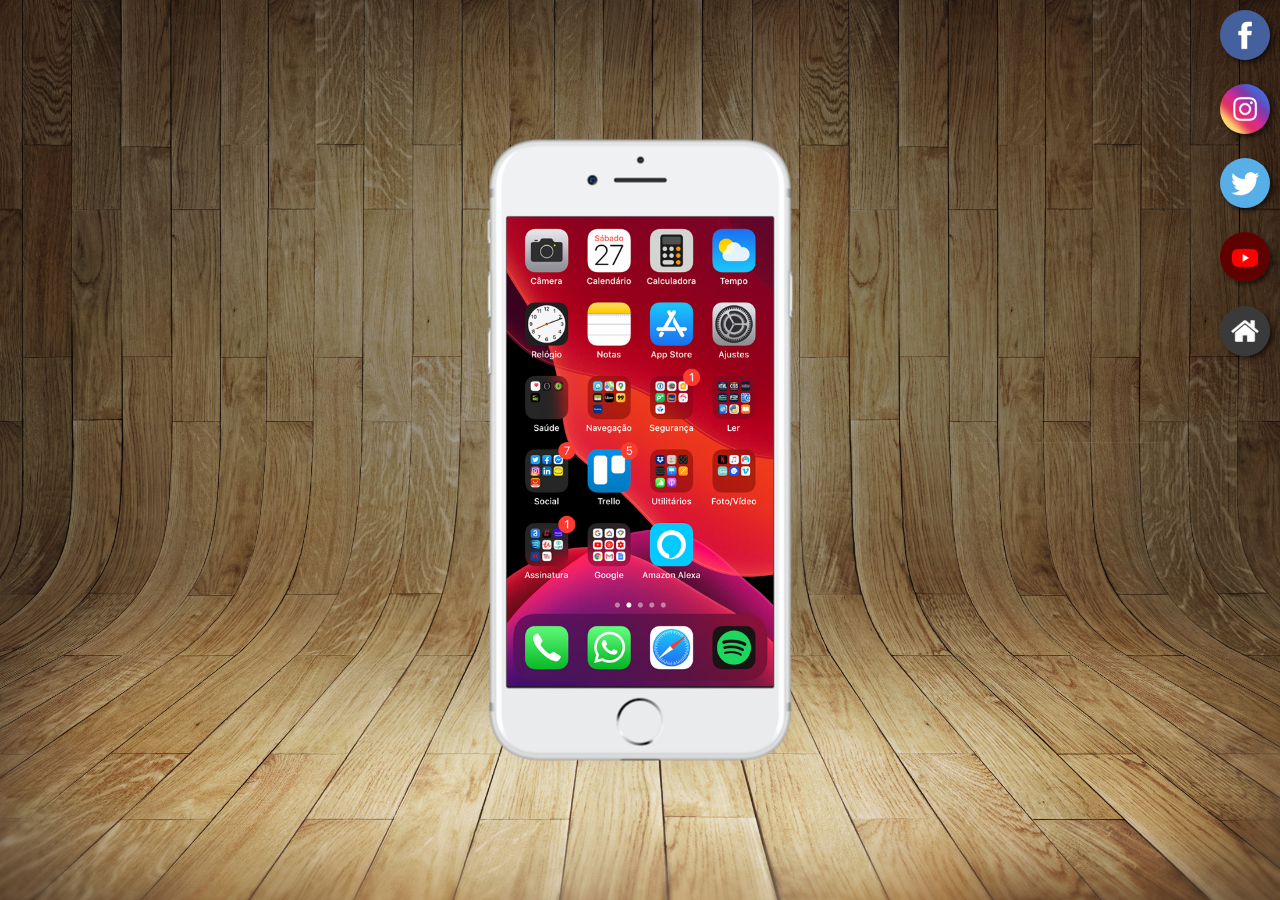
<file: index.html>
<!DOCTYPE html>
<html lang="pt-br">
<head>
    <meta charset="UTF-8">
    <meta name="viewport" content="width=device-width, initial-scale=1.0">
    <title>Projeto redes sociais</title>
    <link rel="shortcut icon" href="favicon.ico" type="image/x-icon">
    <link rel="stylesheet" href="style.css">
</head>
<body>
    <main>
        <section id="telefone">
            <iframe src="home.html" frameborder="0" name="tela" id="tela"></iframe>
        </section>

        <section id="redes-sociais">
          <a href="fabook.html" target="tela"><img src="imagens/logo-facebook.jpg" alt="" ></a> <br>
          <a href="intagram.html" target="tela" ><img src="imagens/logo-instagram.jpg" alt=""> <br>
         <a href="tuwiter.html" target="tela"> <img src="imagens/logo-twitter.jpg" alt=""></a><br>
         <a href="youtuber.html" target="tela"><img src="imagens/logo-youtube.jpg" alt=""></a> <br>
         <a href="home.html" target="tela"> <img src="imagens/logo-home.jpg" alt=""></a>
            
        </section>
    </main>
</body>
</html>
</file>
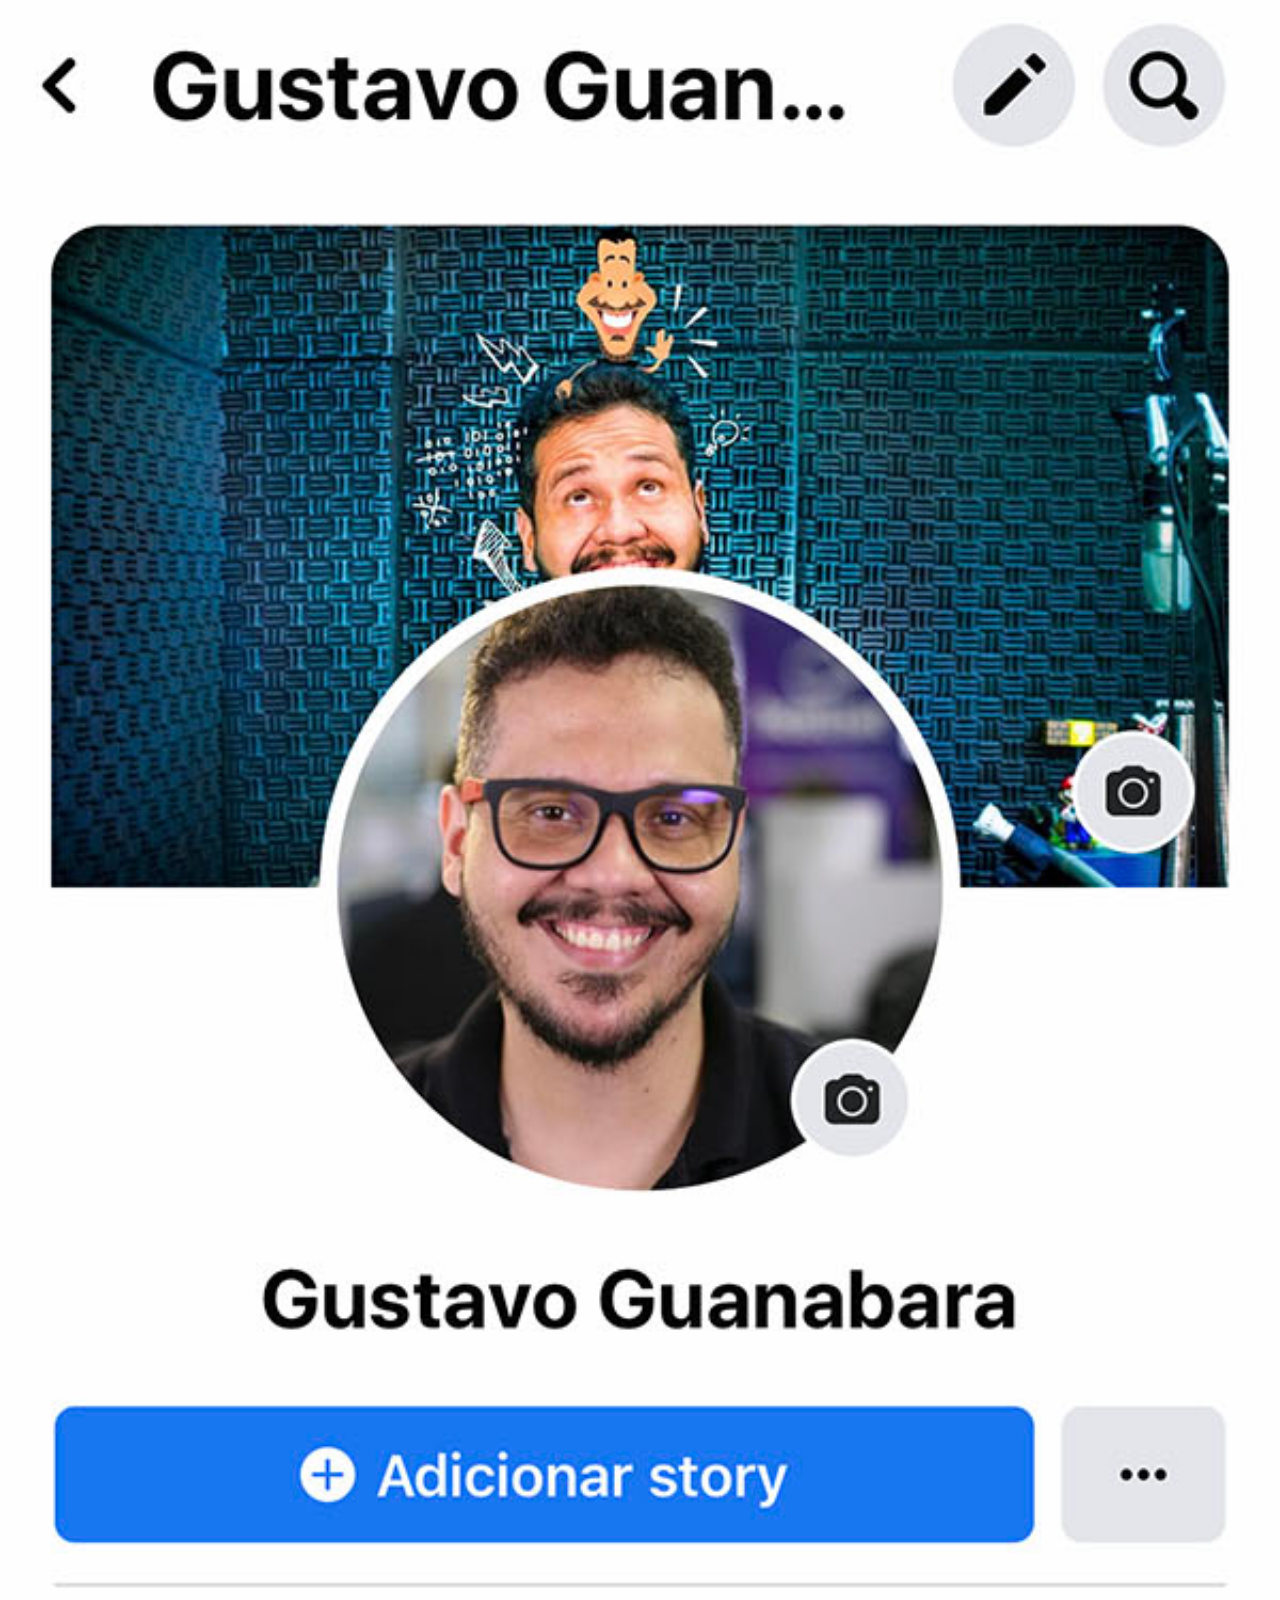
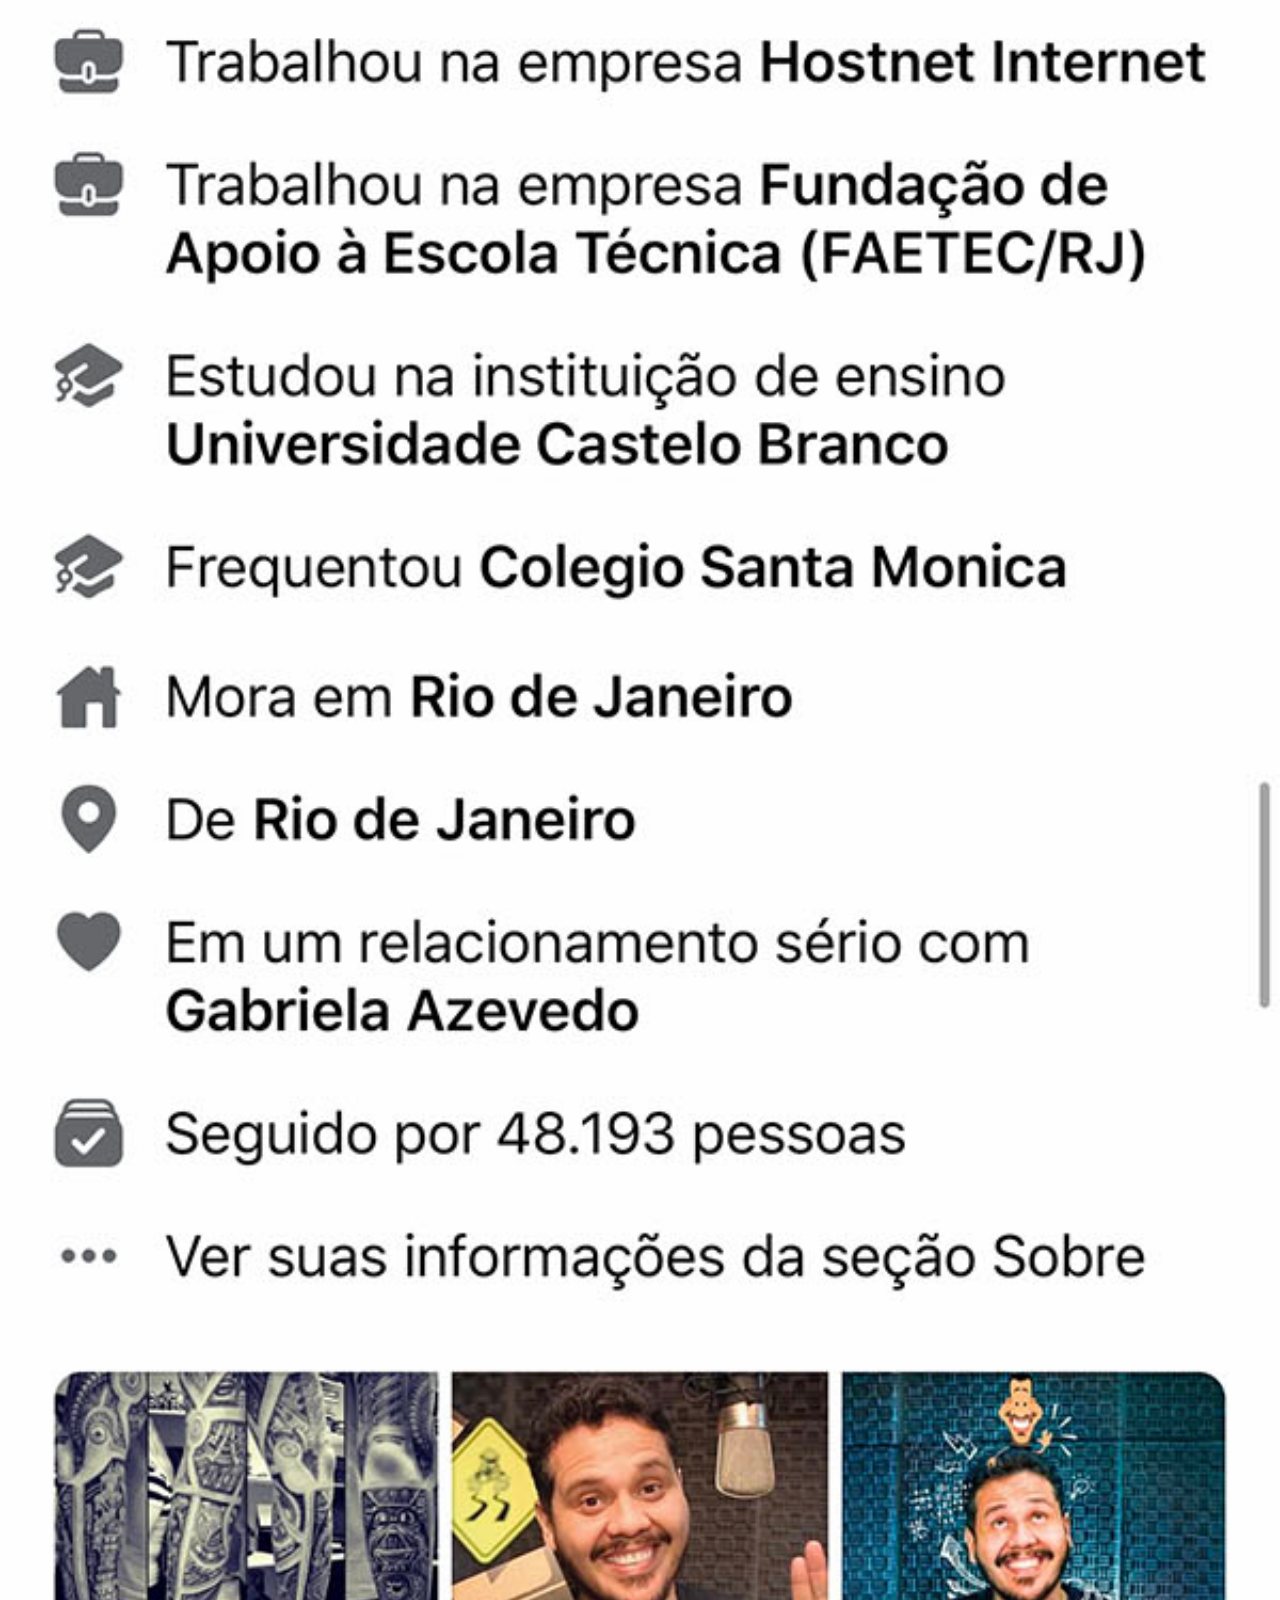
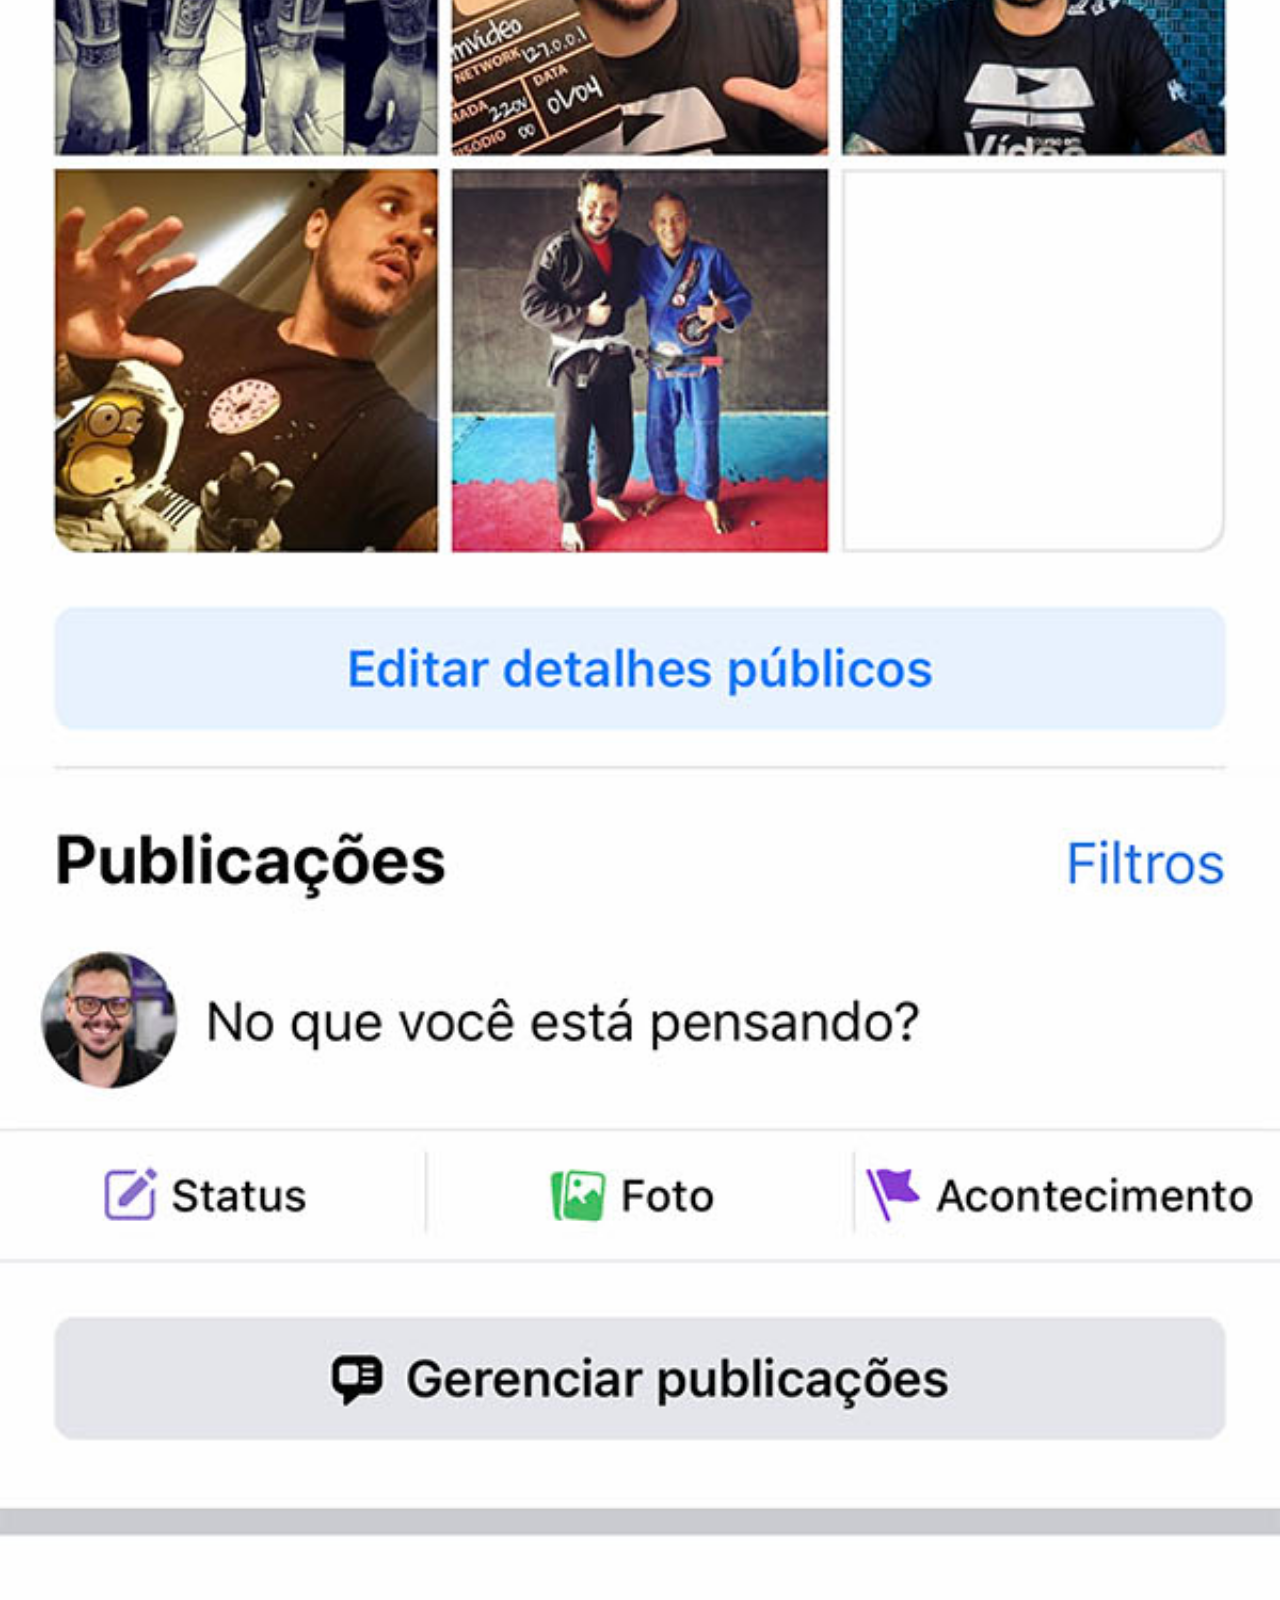
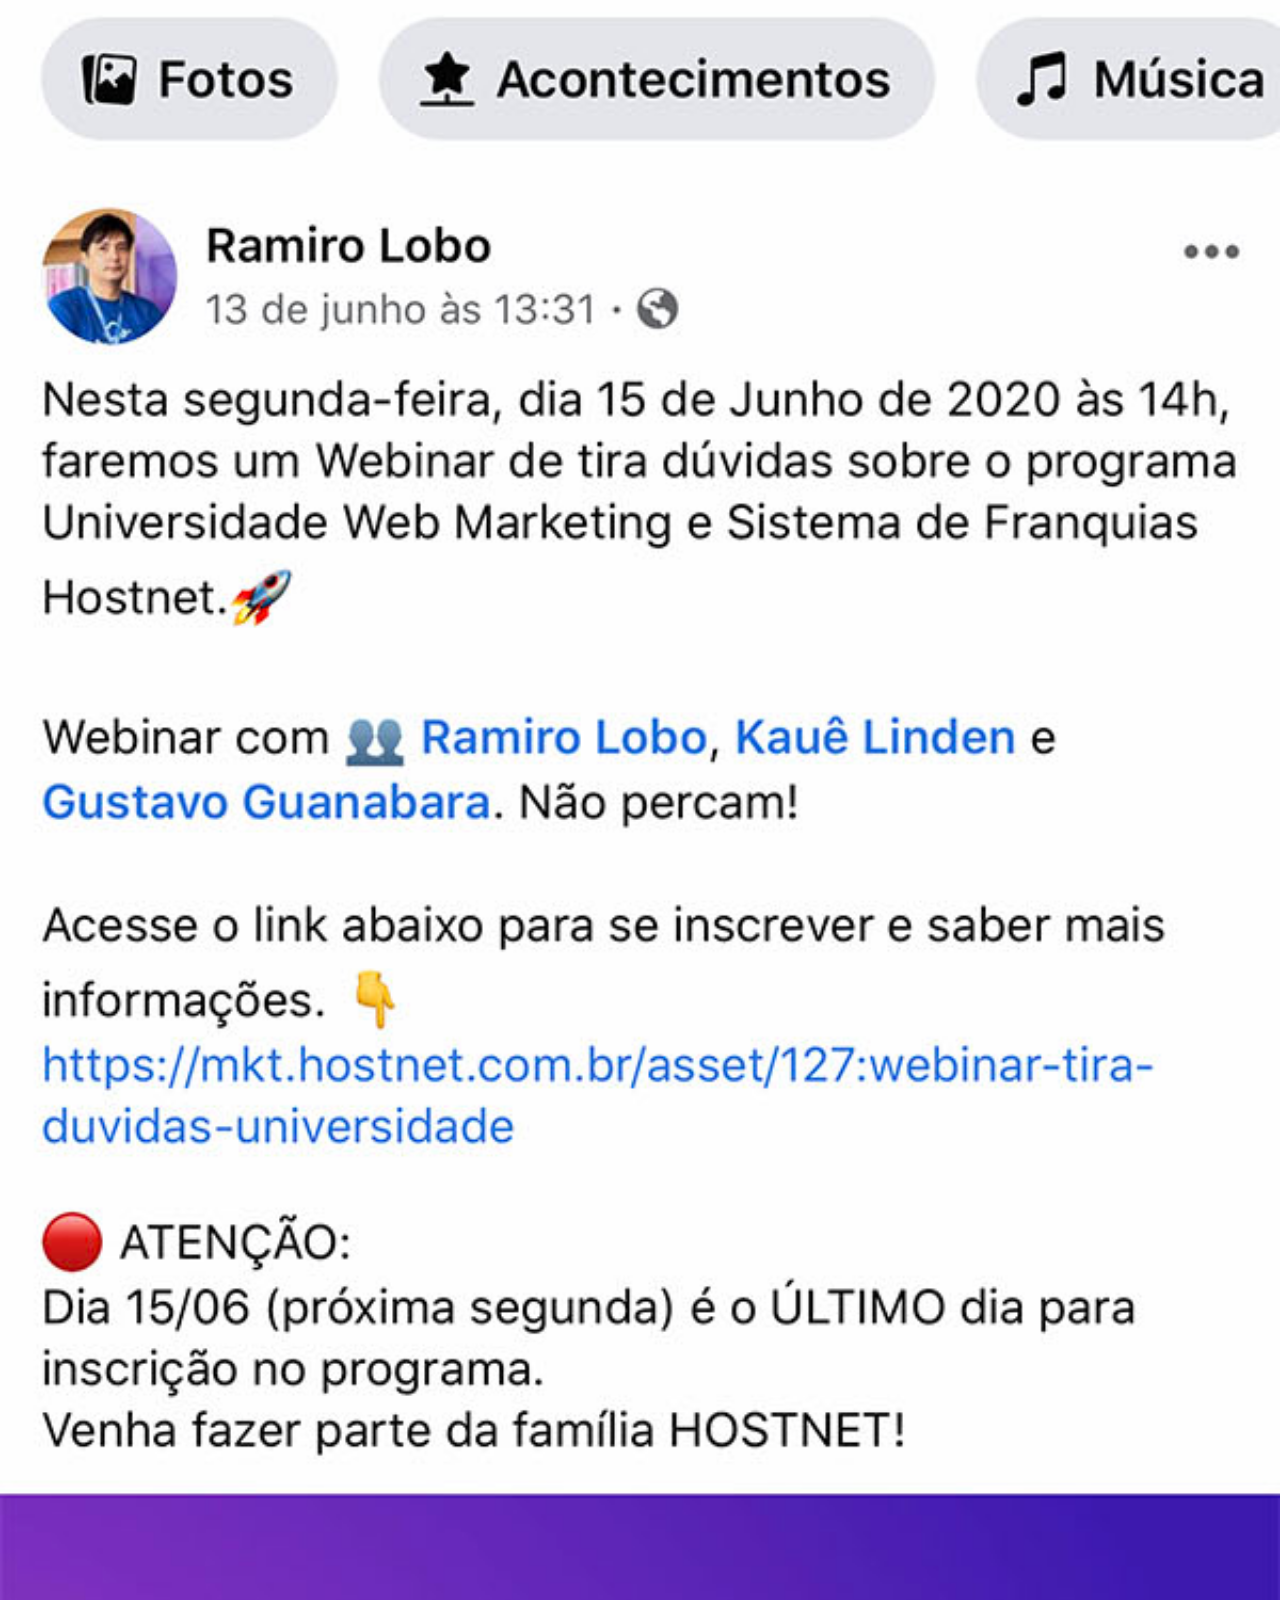
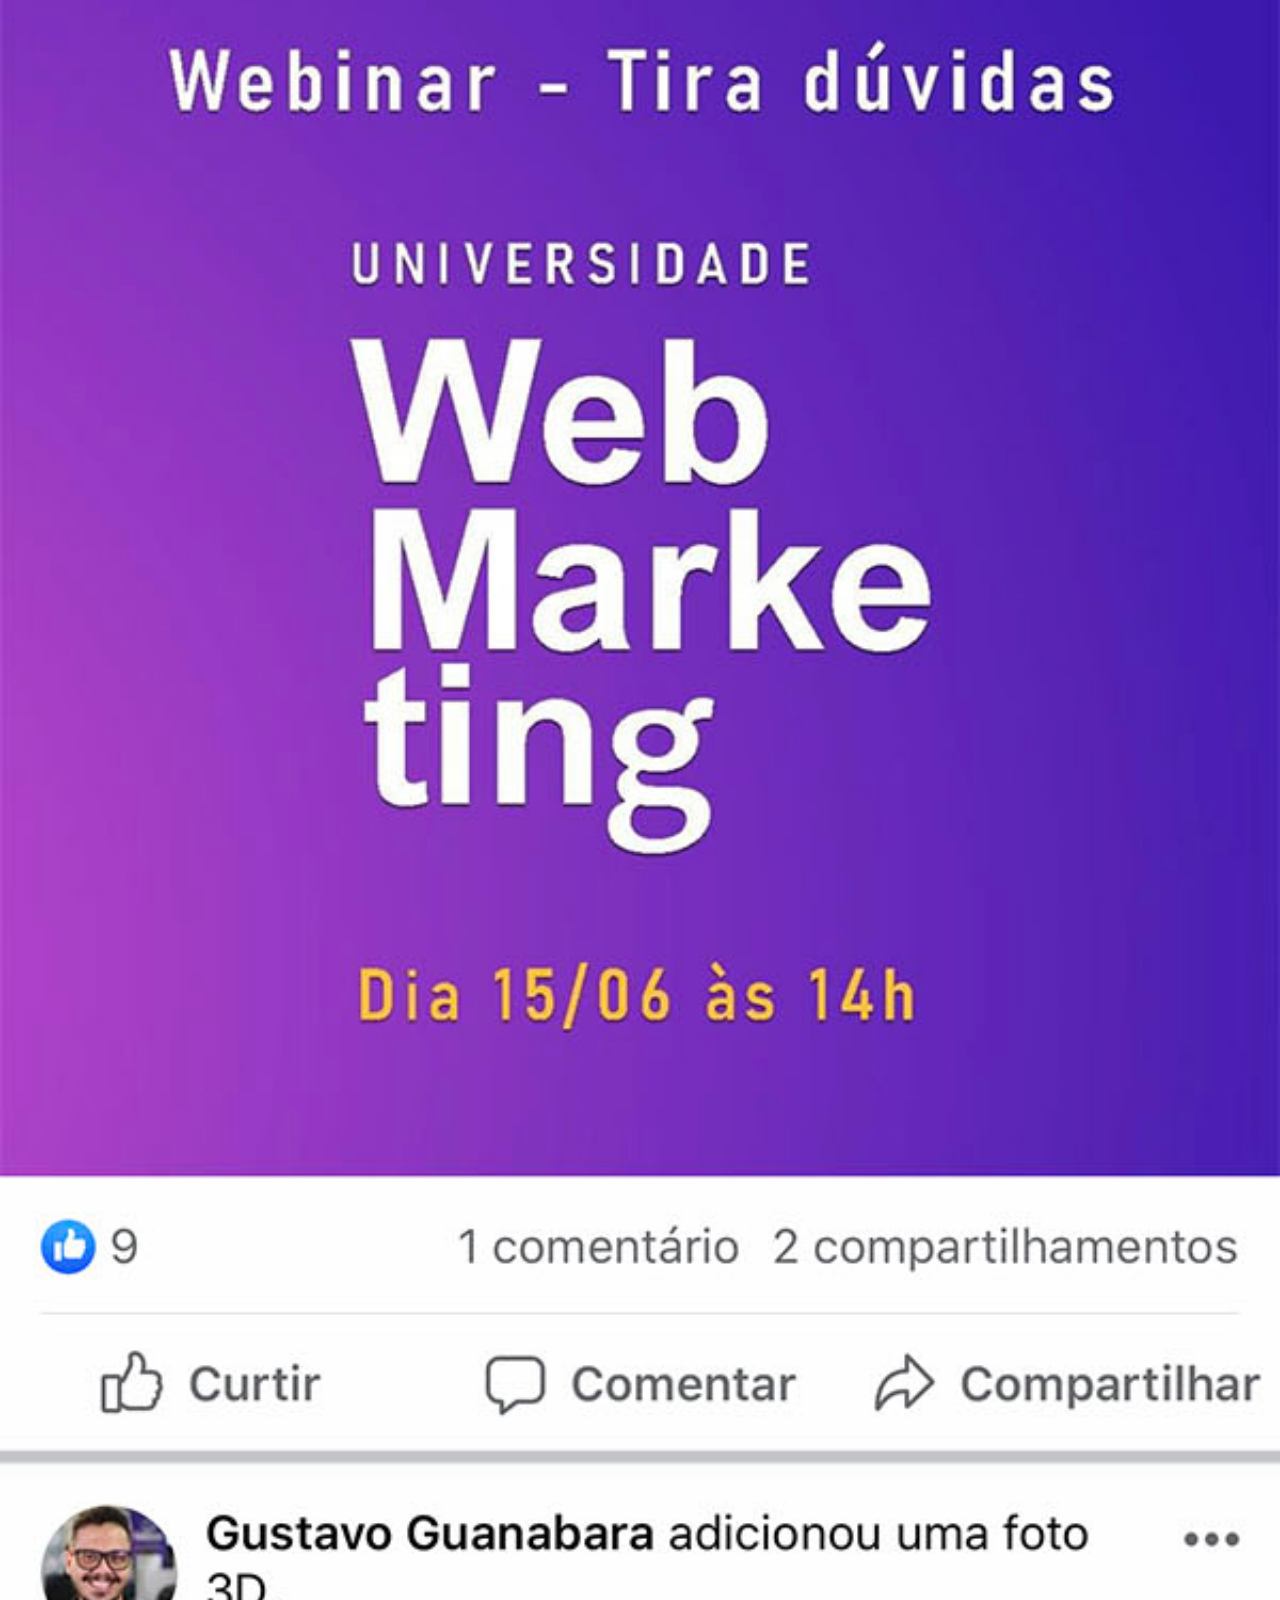
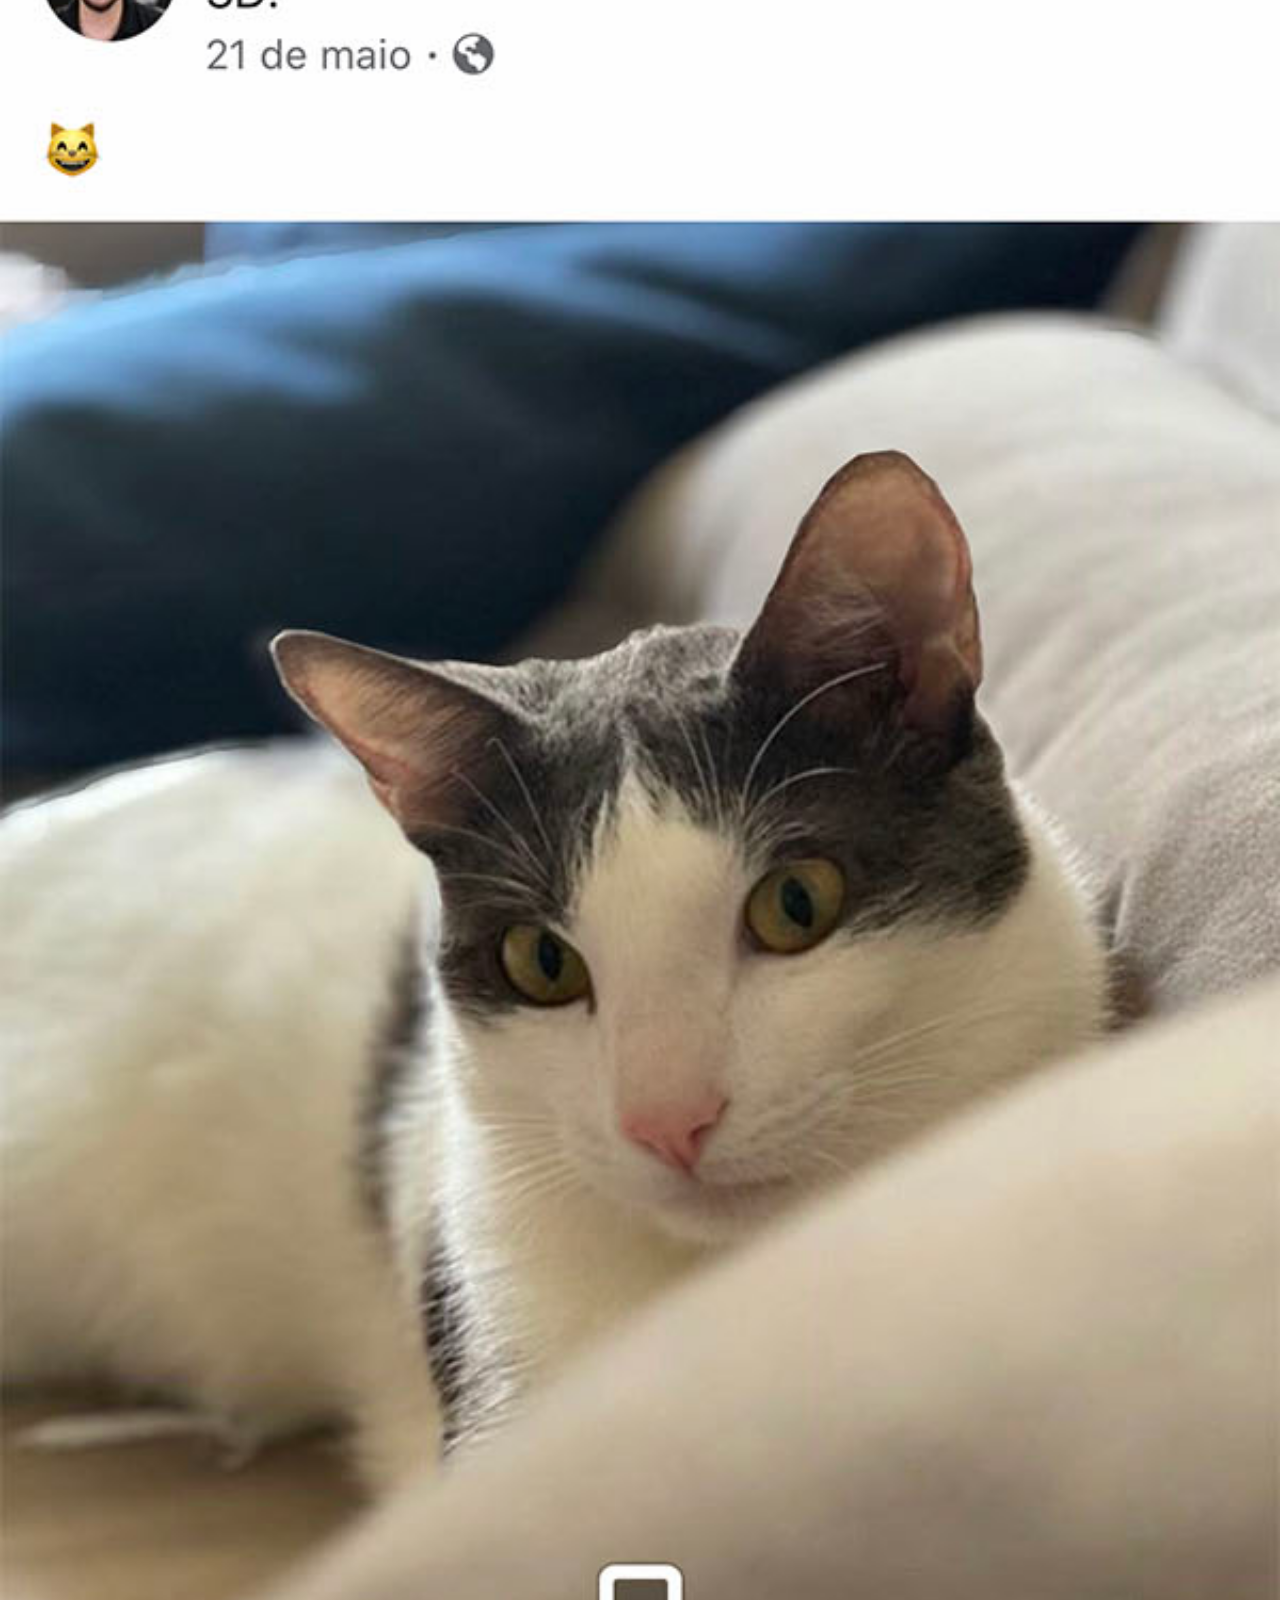
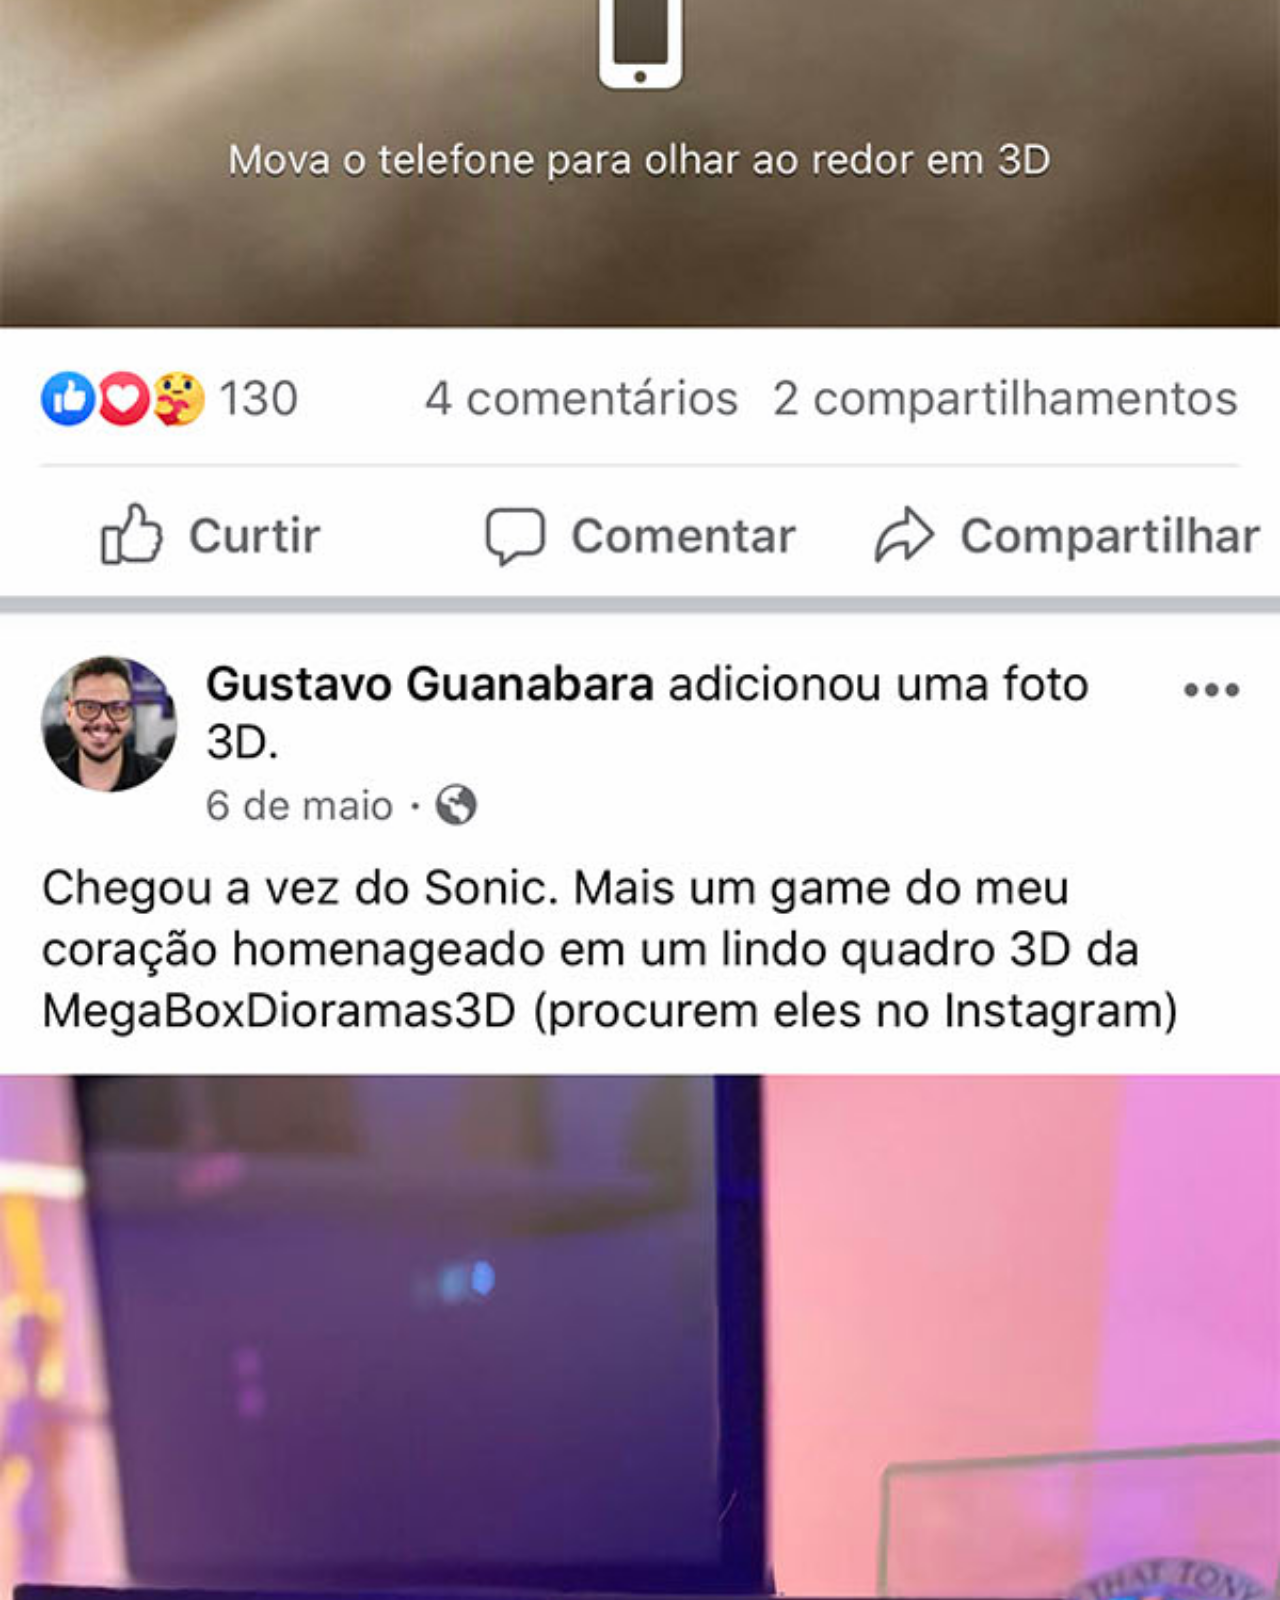
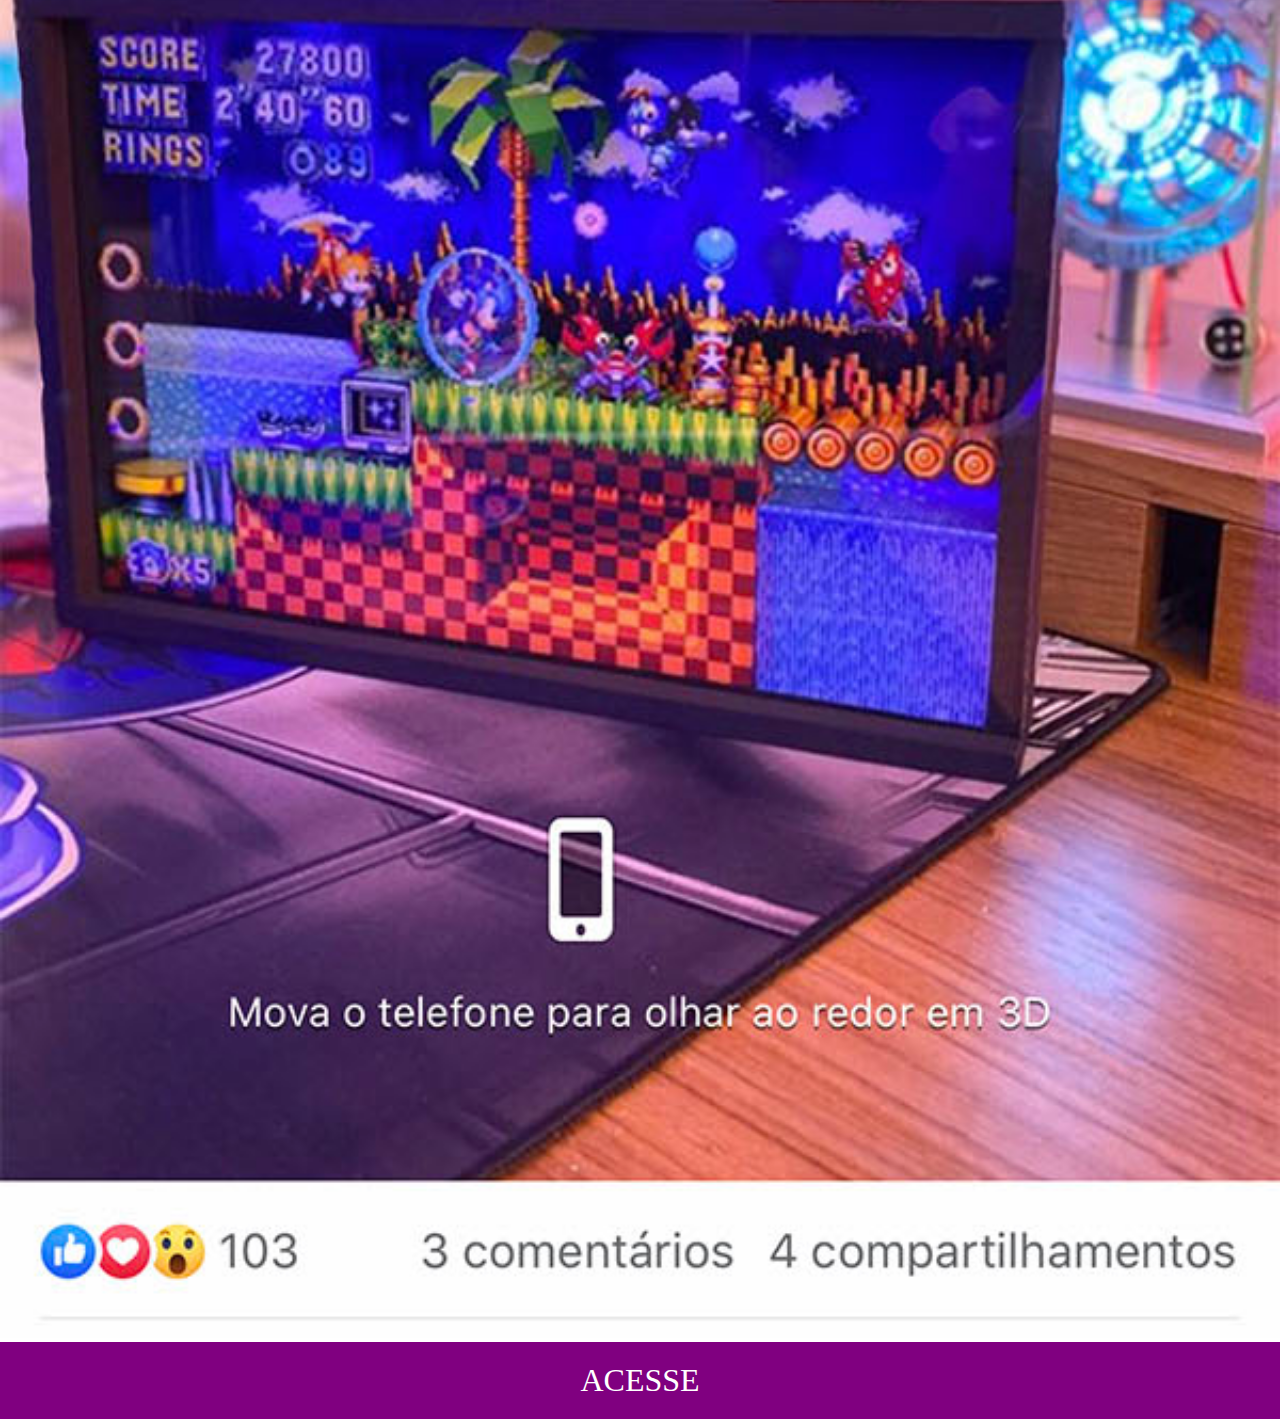
<file: fabook.html>
<!DOCTYPE html>
<html lang="pt-br">
<head>
    <meta charset="UTF-8">
    <meta name="viewport" content="width=device-width, initial-scale=1.0">
    <title>Facebook</title>
    <link rel="stylesheet" href="style02.css">
</head>
<style>
    *{
    margin: 0px;
    padding: 0px;
}

::-webkit-scrollbar{
    width: 0px;
    height: 0px;
}

img{
    width: 100vw;
}

a{
    display: block;
    background-color: purple;
    text-decoration: none;
    text-align: center;
    padding: 20px;
    font-size: 2em;
    color: white;
}
a:hover{
    text-decoration: underline;
    background-color: rgb(169, 0, 169);
}
</style>
<body>
   
    <img src="imagens/tela-facebook.jpg" alt="">
    <a href="https://pt-br.facebook.com/gustavoguanabara/" target="_blank">ACESSE</a>
</body>
</html>
</file>
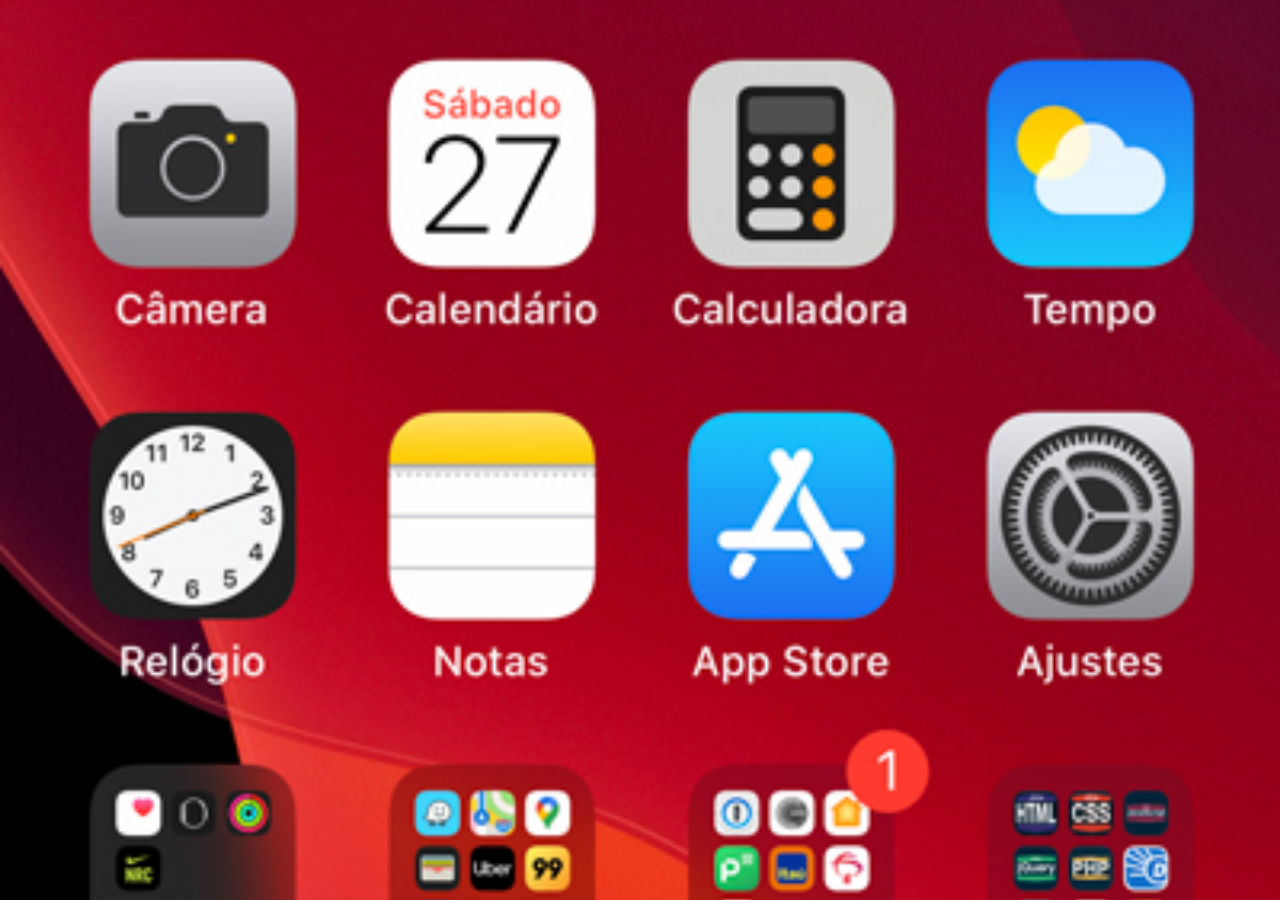
<file: home.html>
<!DOCTYPE html>
<html lang="pt-br">
<head>
    <meta charset="UTF-8">
    <meta name="viewport" content="width=device-width, initial-scale=1.0">
    <title>Home</title>
    
</head>
<style>
    *{
        margin: 0px;
        padding: 0px;
    }
    body{
        height: 100vh;
        width: 100vw;
        background: url(imagens/tela-home.jpg) no-repeat top center;
        background-size: cover ;
    }
</style>
<body>
    
</body>
</html>
</file>
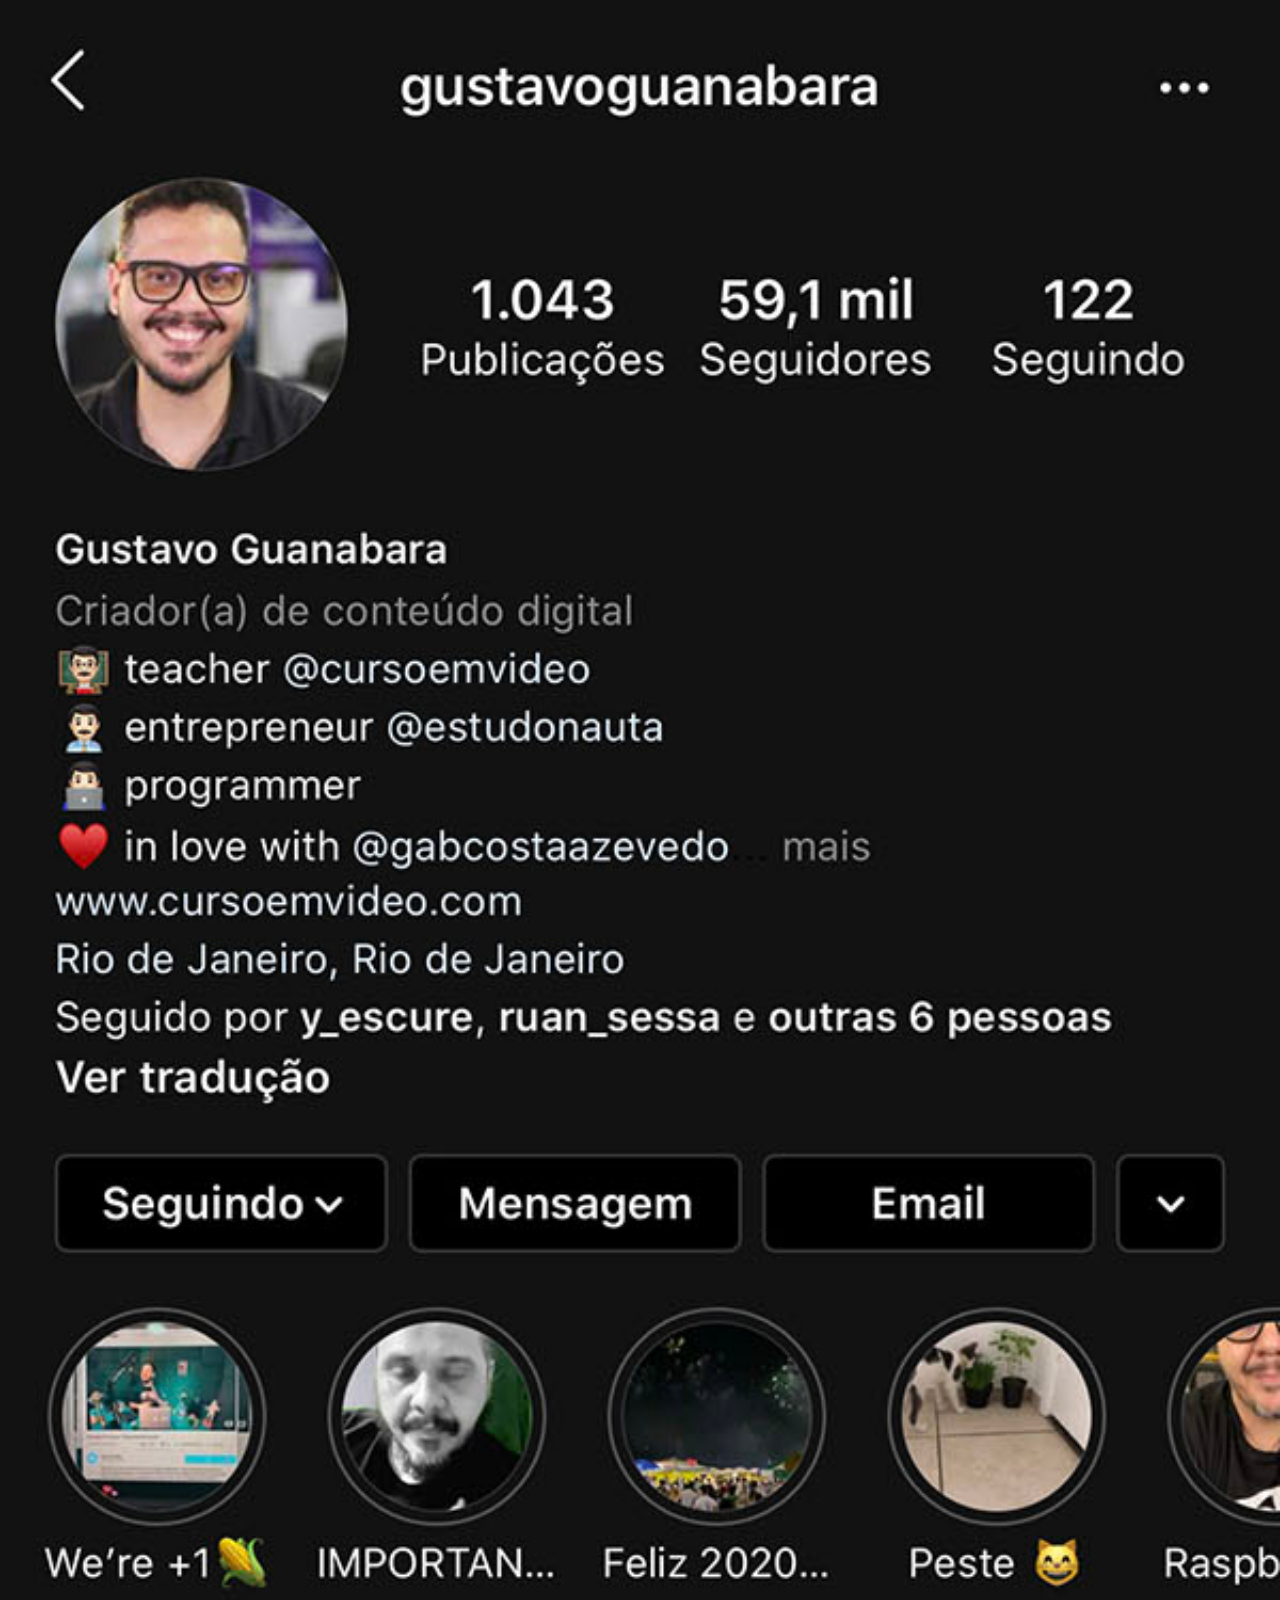
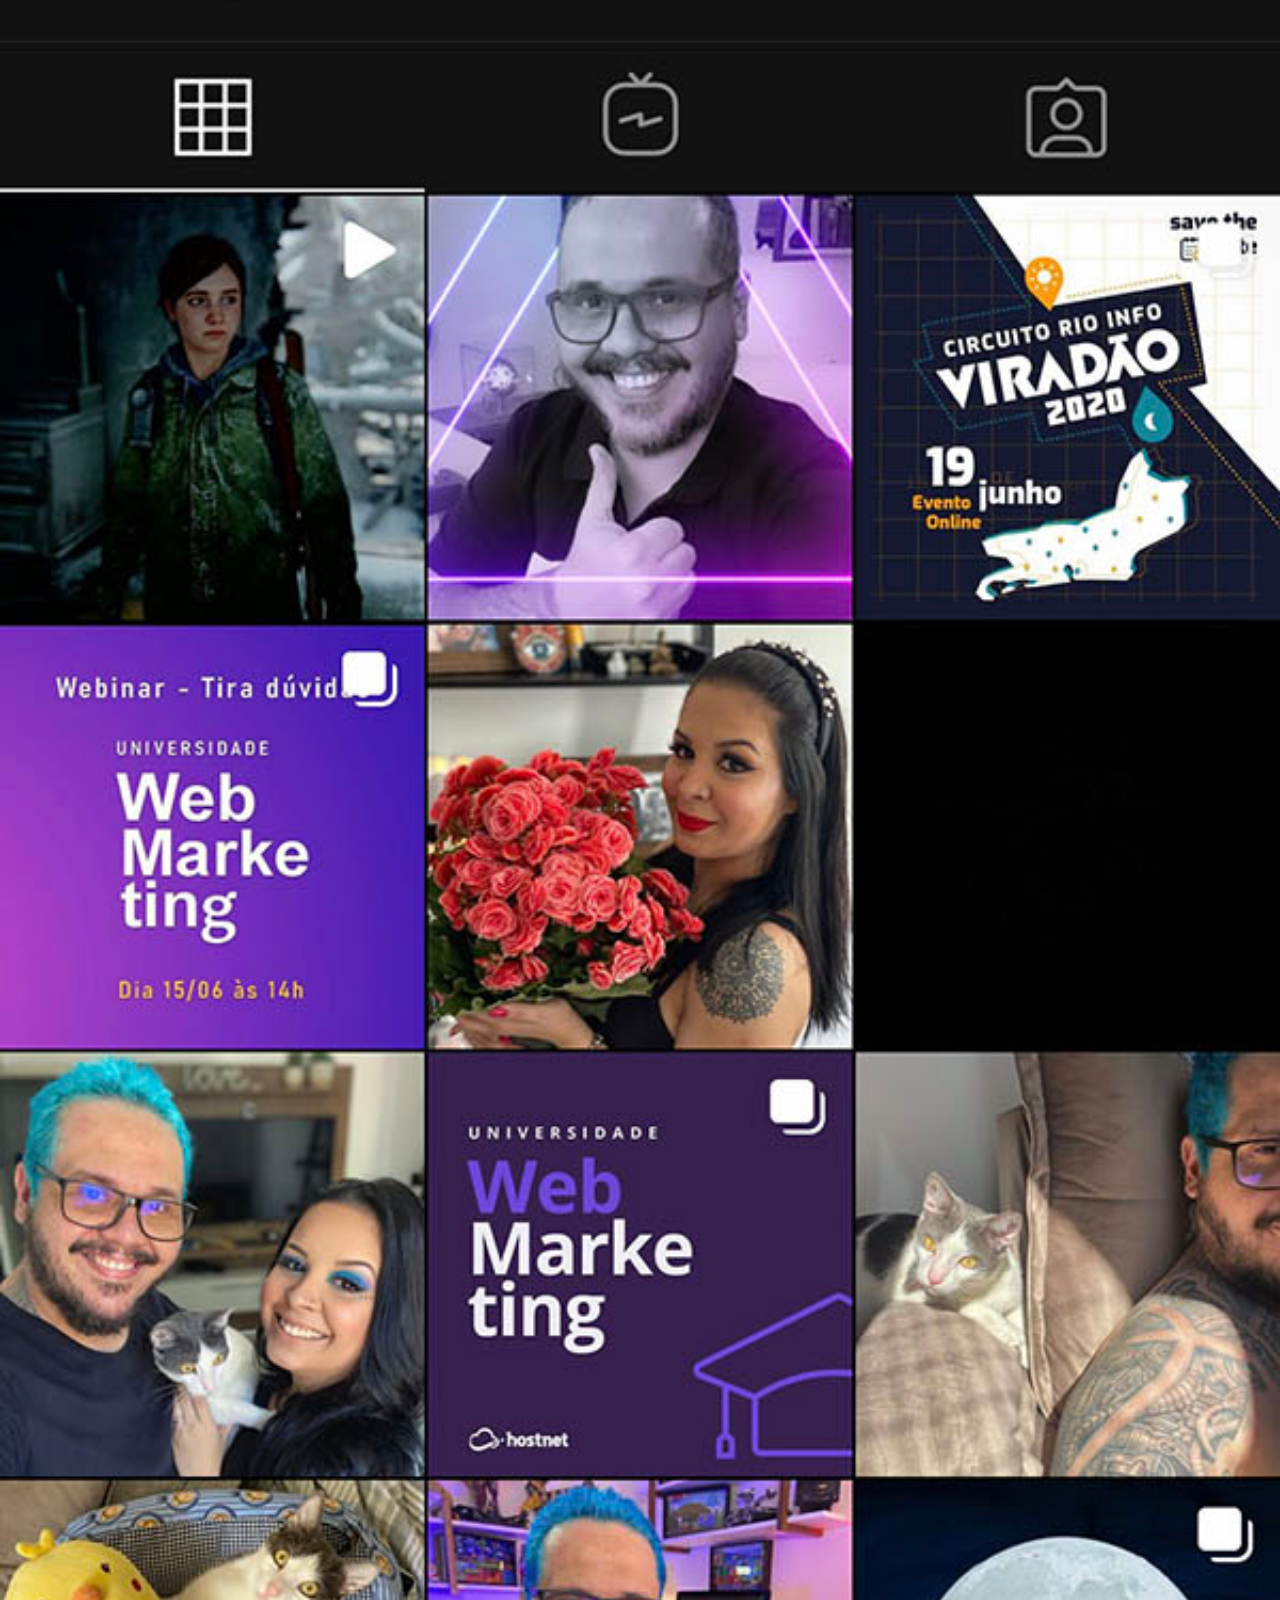
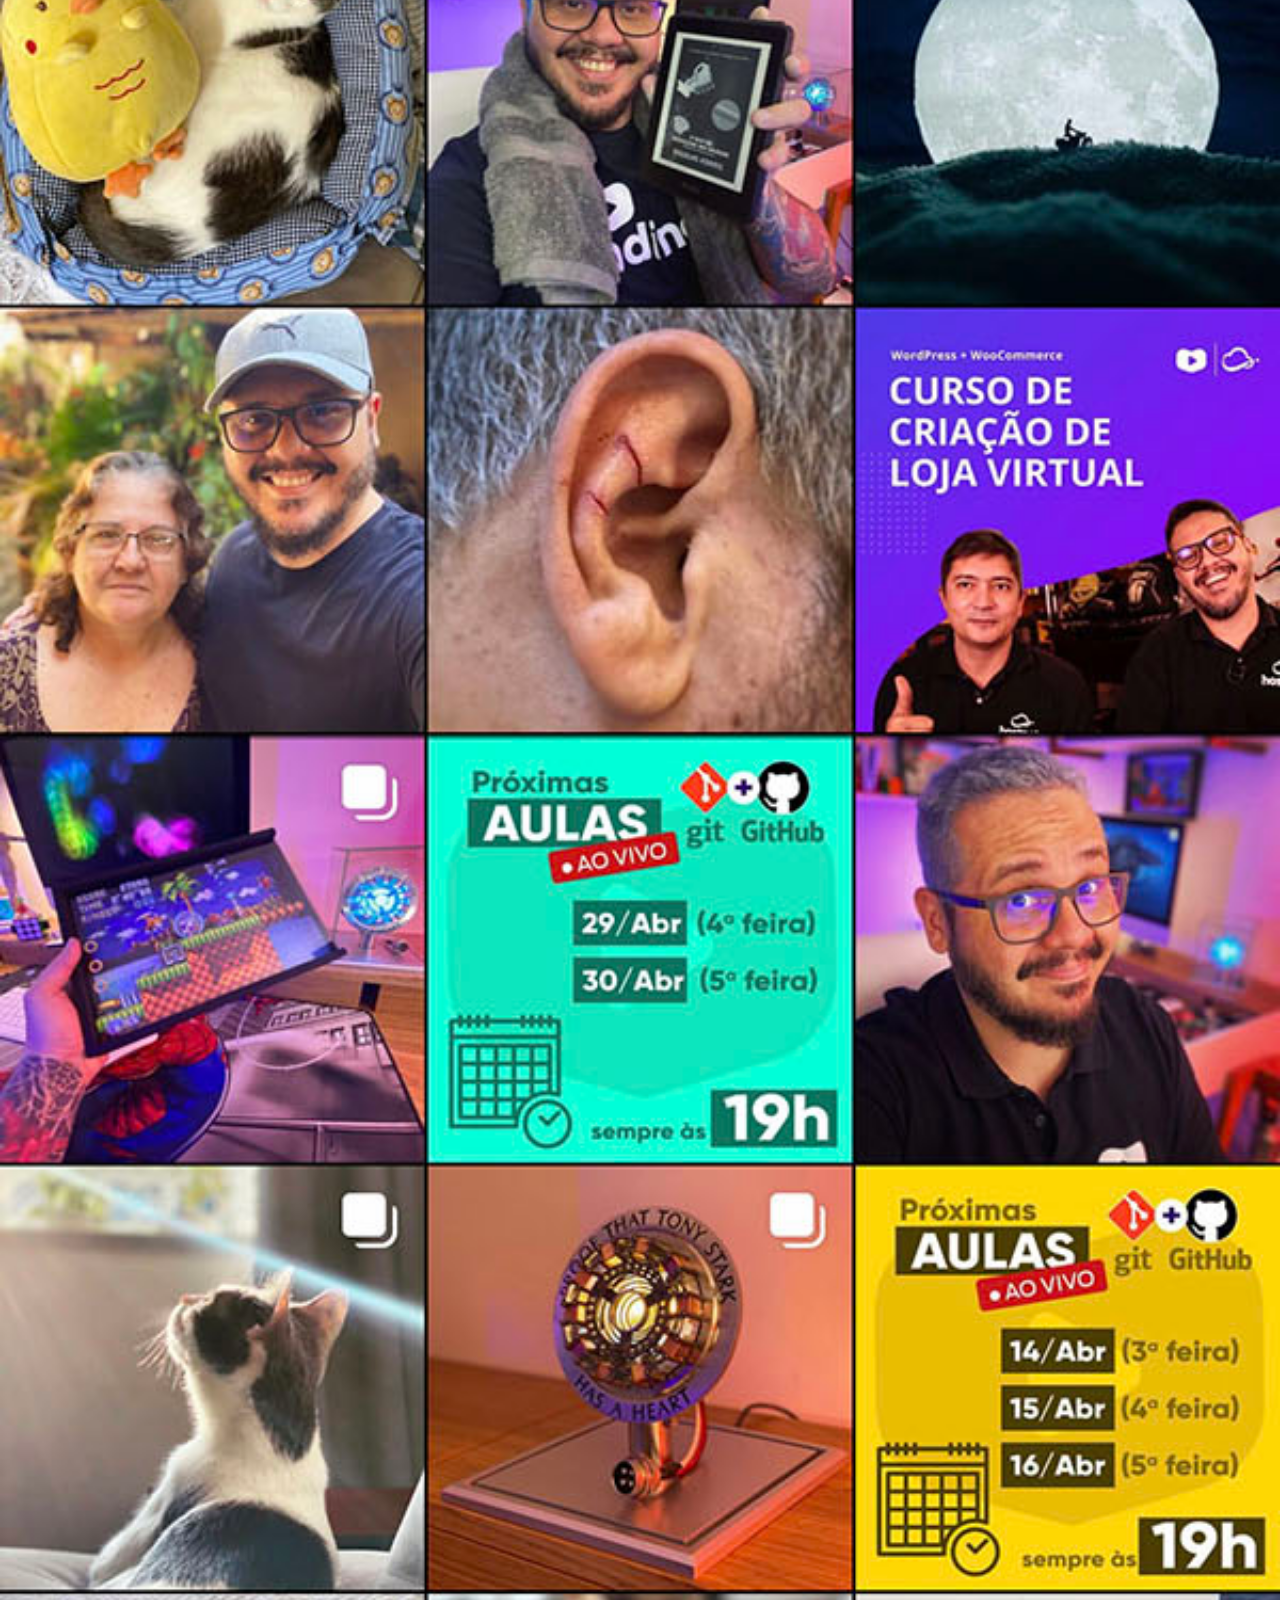
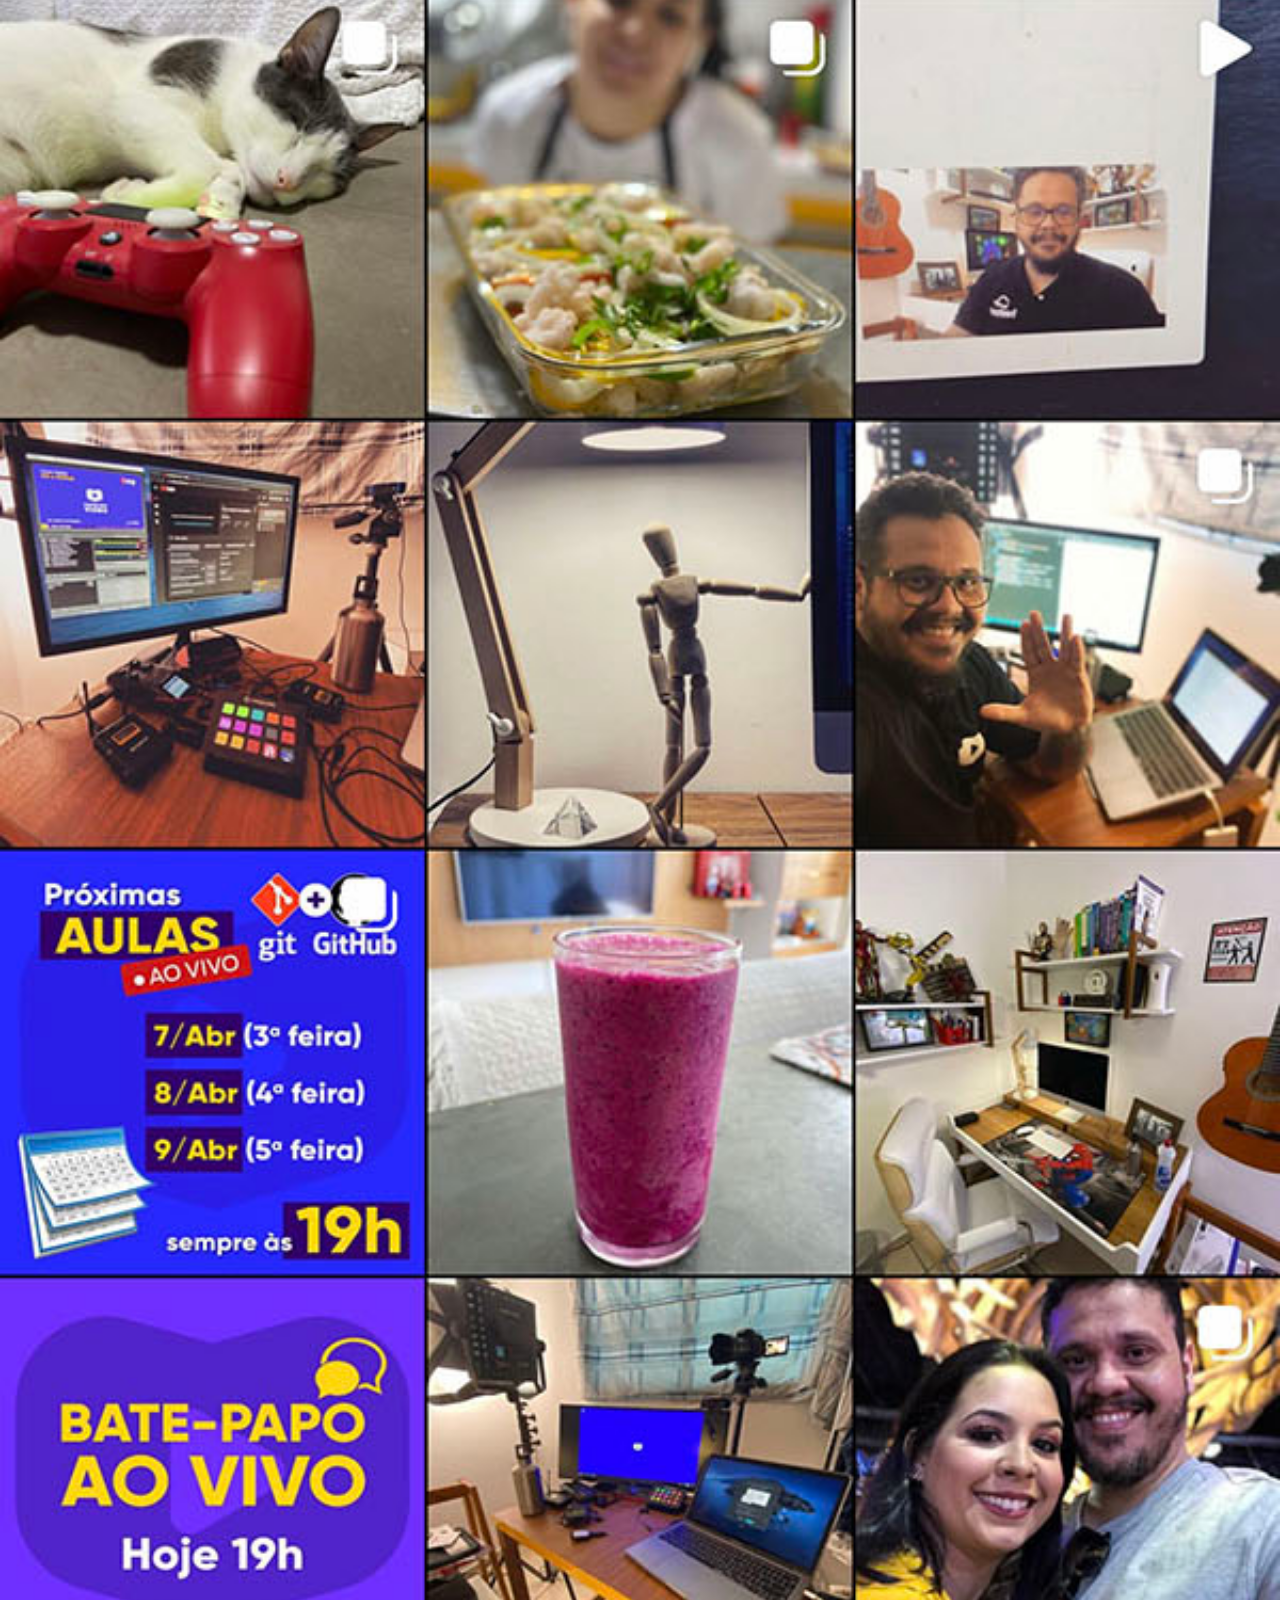
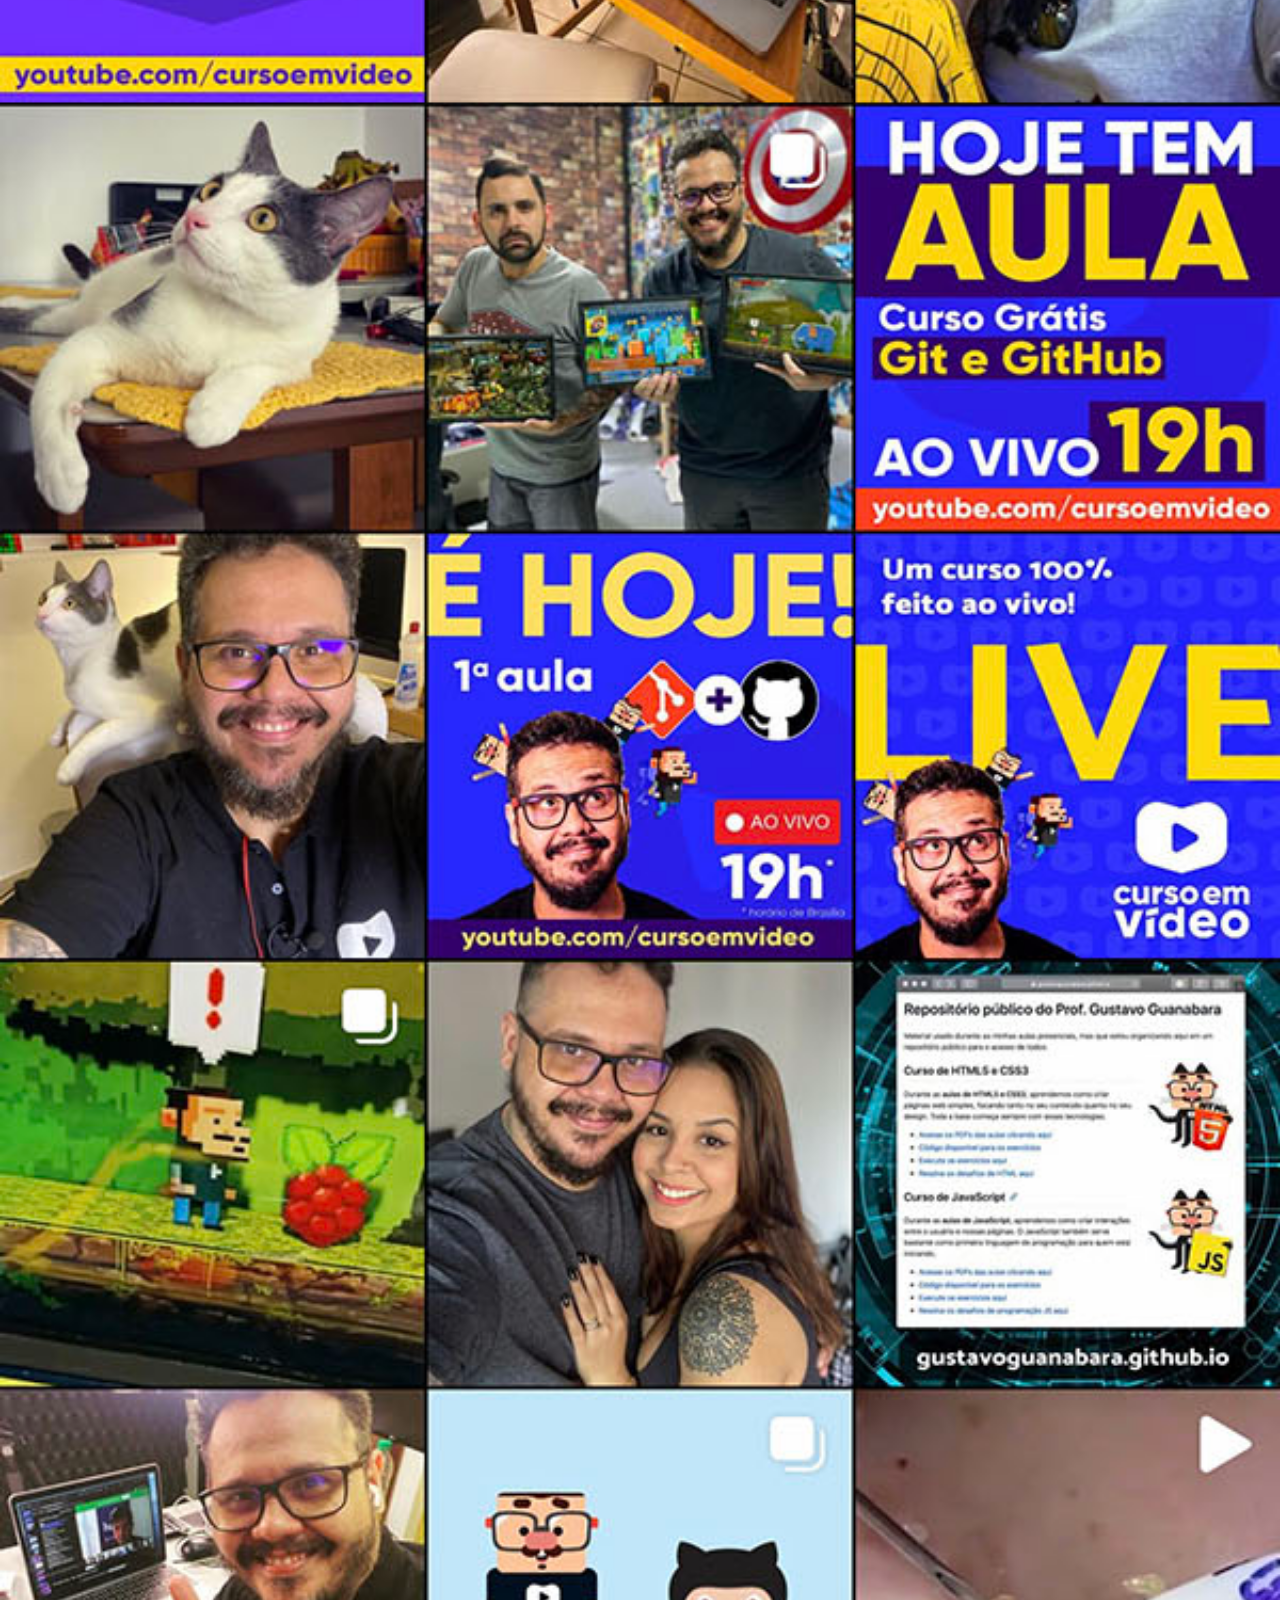
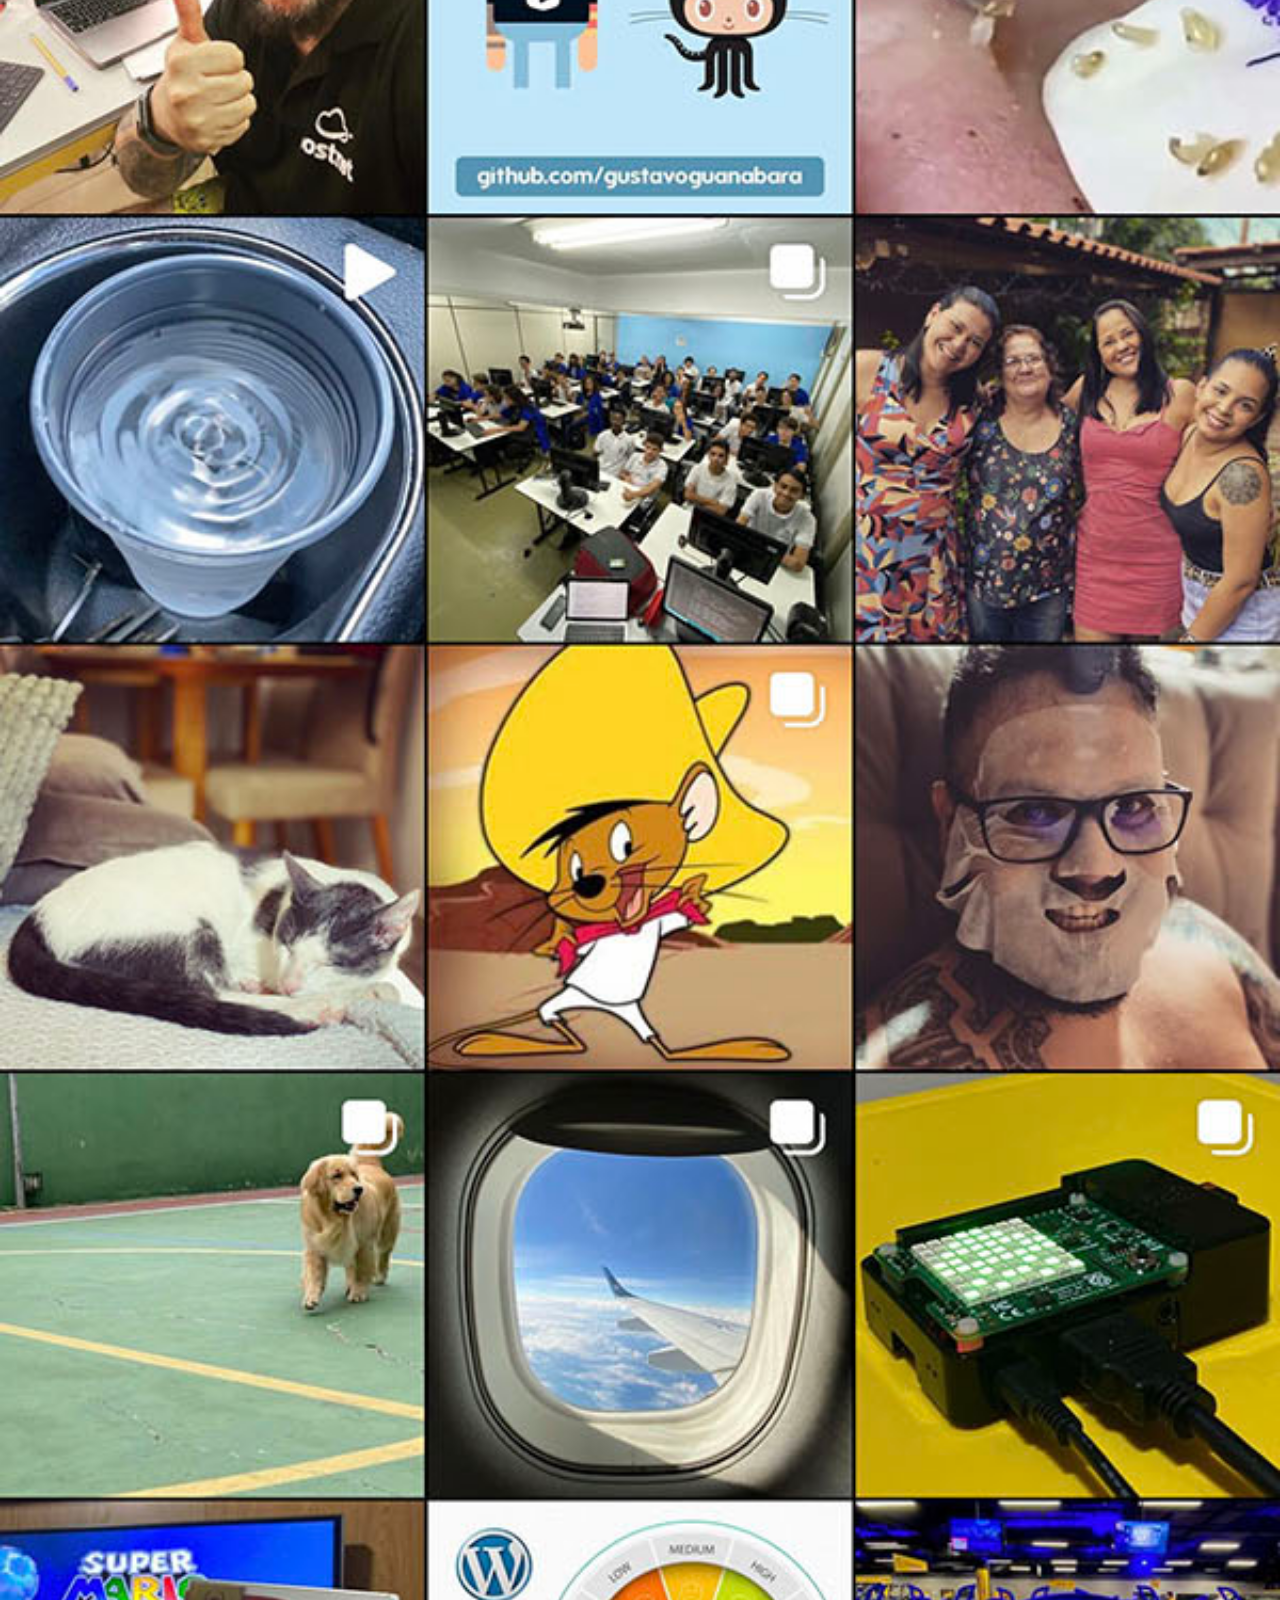
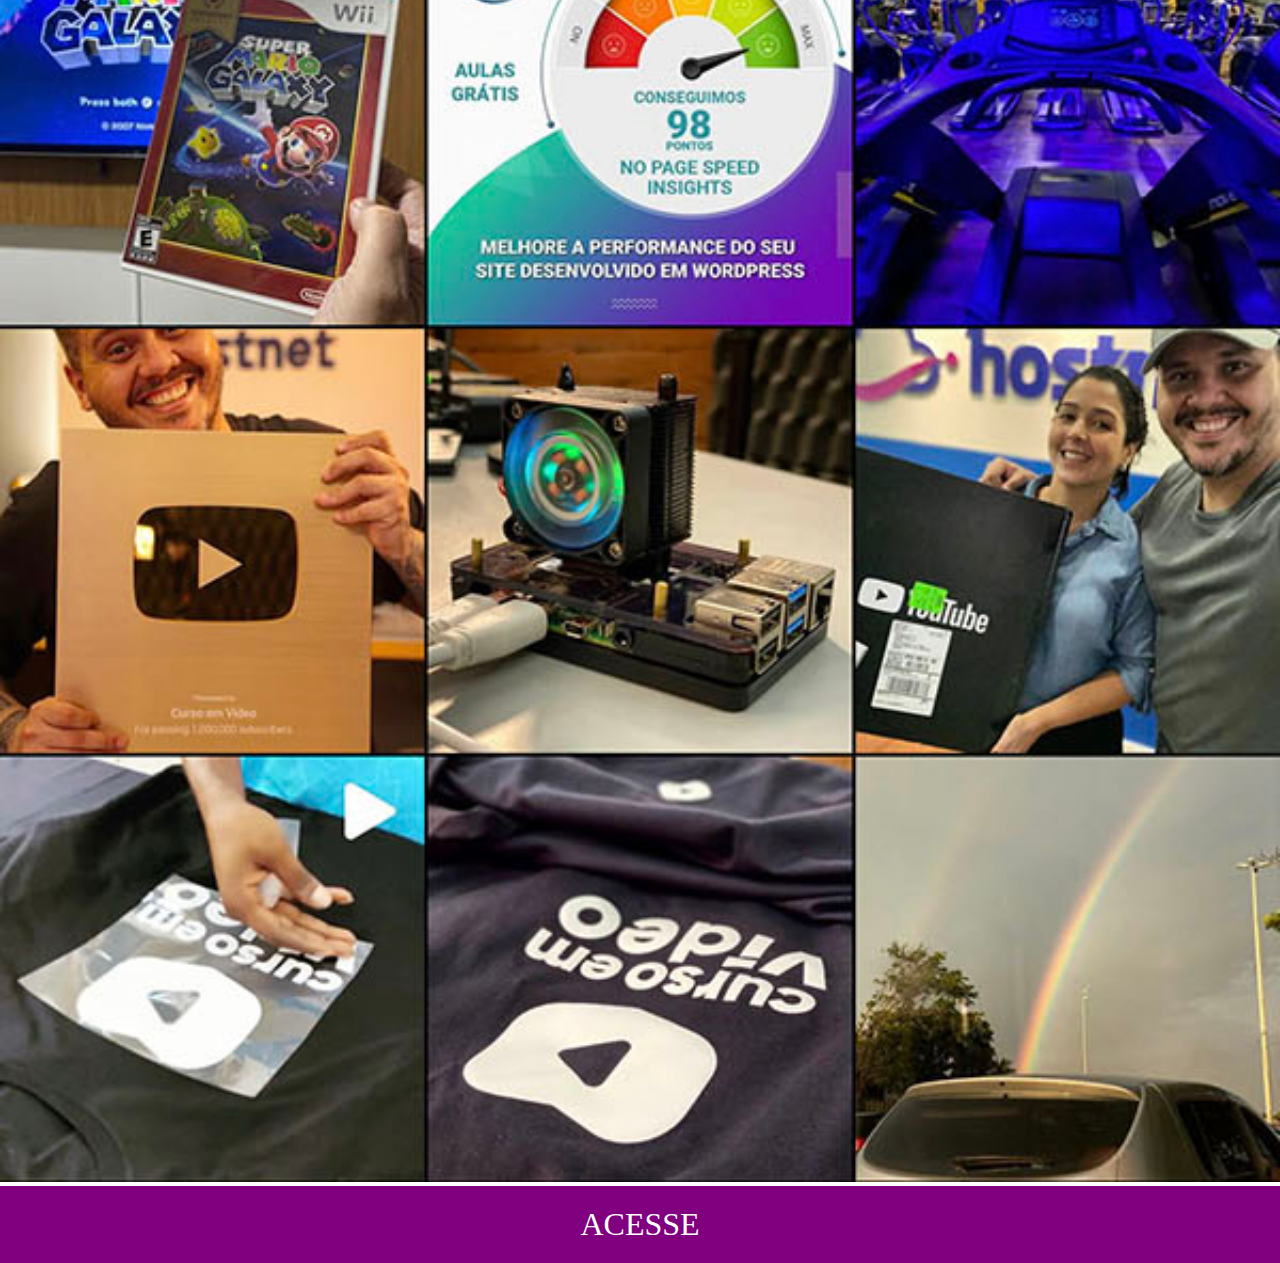
<file: intagram.html>
<!DOCTYPE html>
<html lang="pt-br">
<head>
    <meta charset="UTF-8">
    <meta name="viewport" content="width=device-width, initial-scale=1.0">
    <title>Instagram</title>
    <link rel="stylesheet" href="style02.css">
</head>
<body>
    <img src="imagens/tela-instagram.jpg" alt="">
    <a href="https://www.instagram.com/gustavoguanabara/">ACESSE</a>
</body>
</html>
</file>
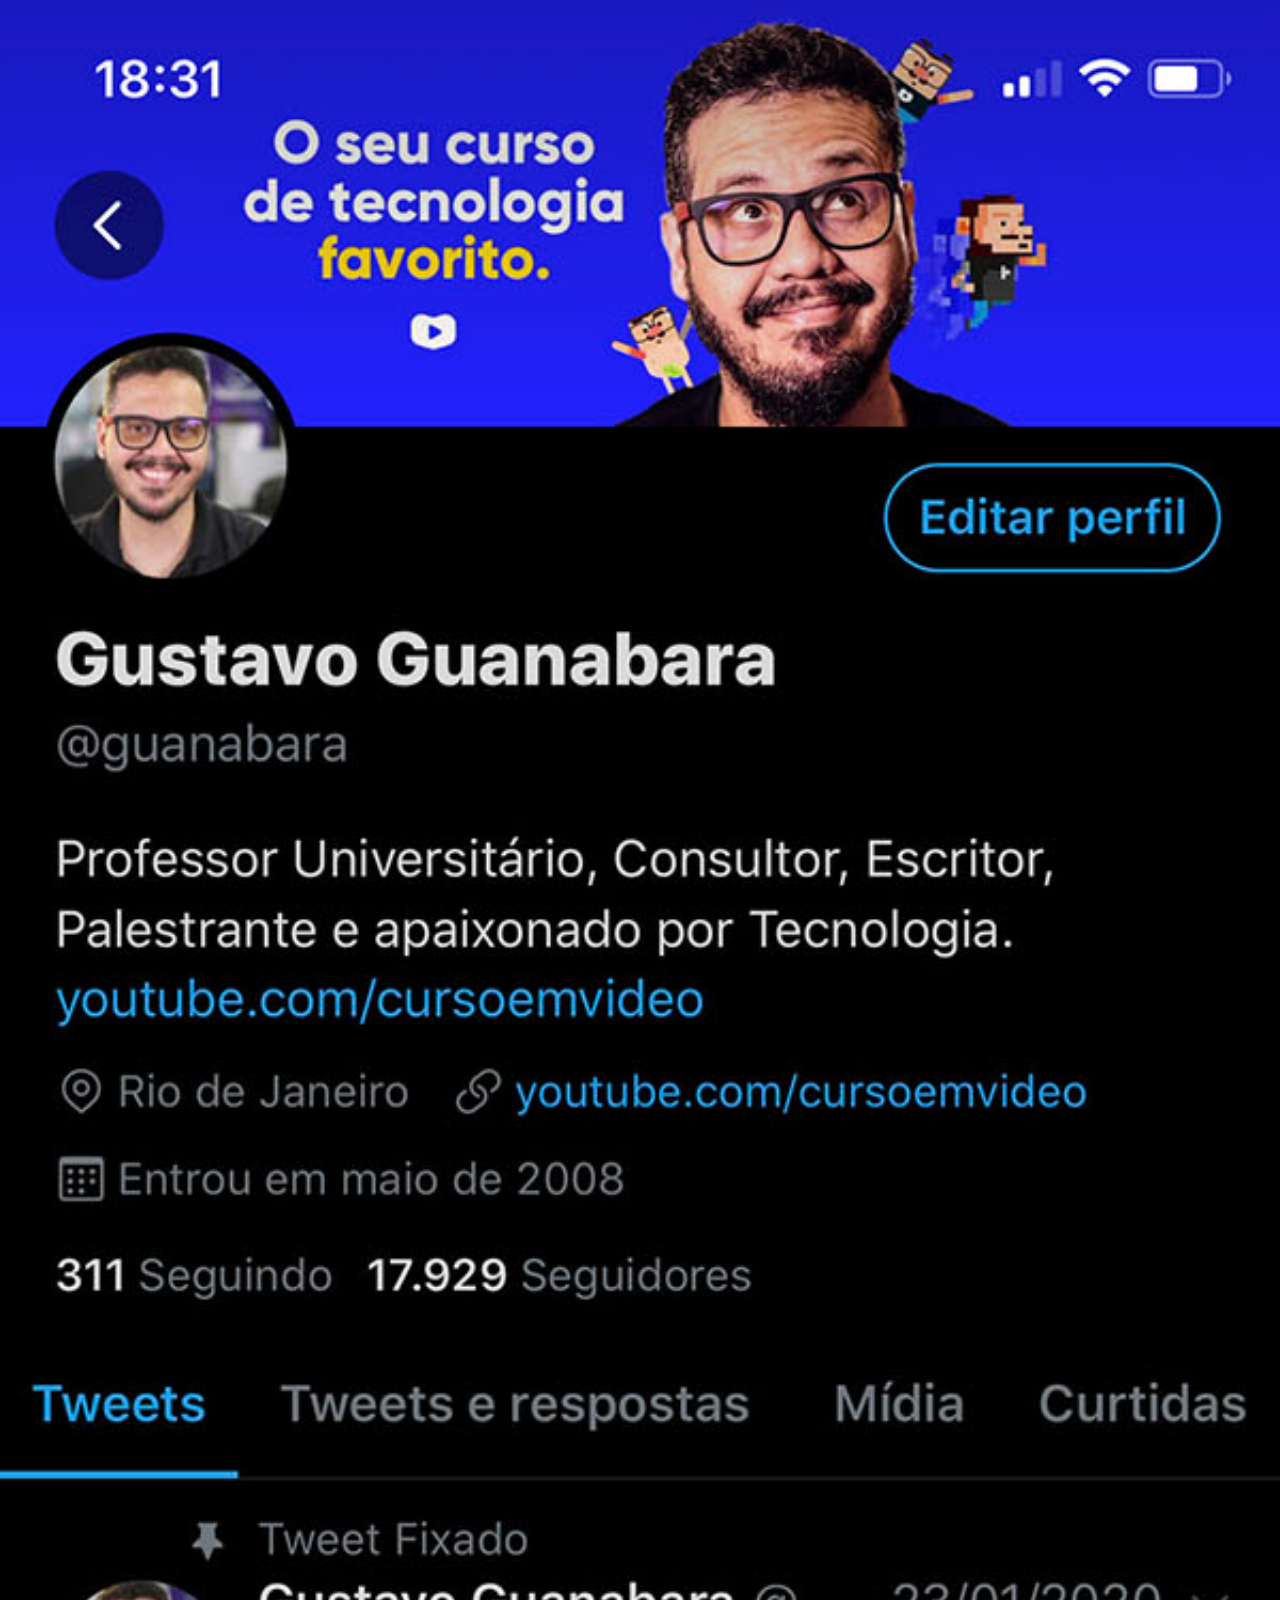
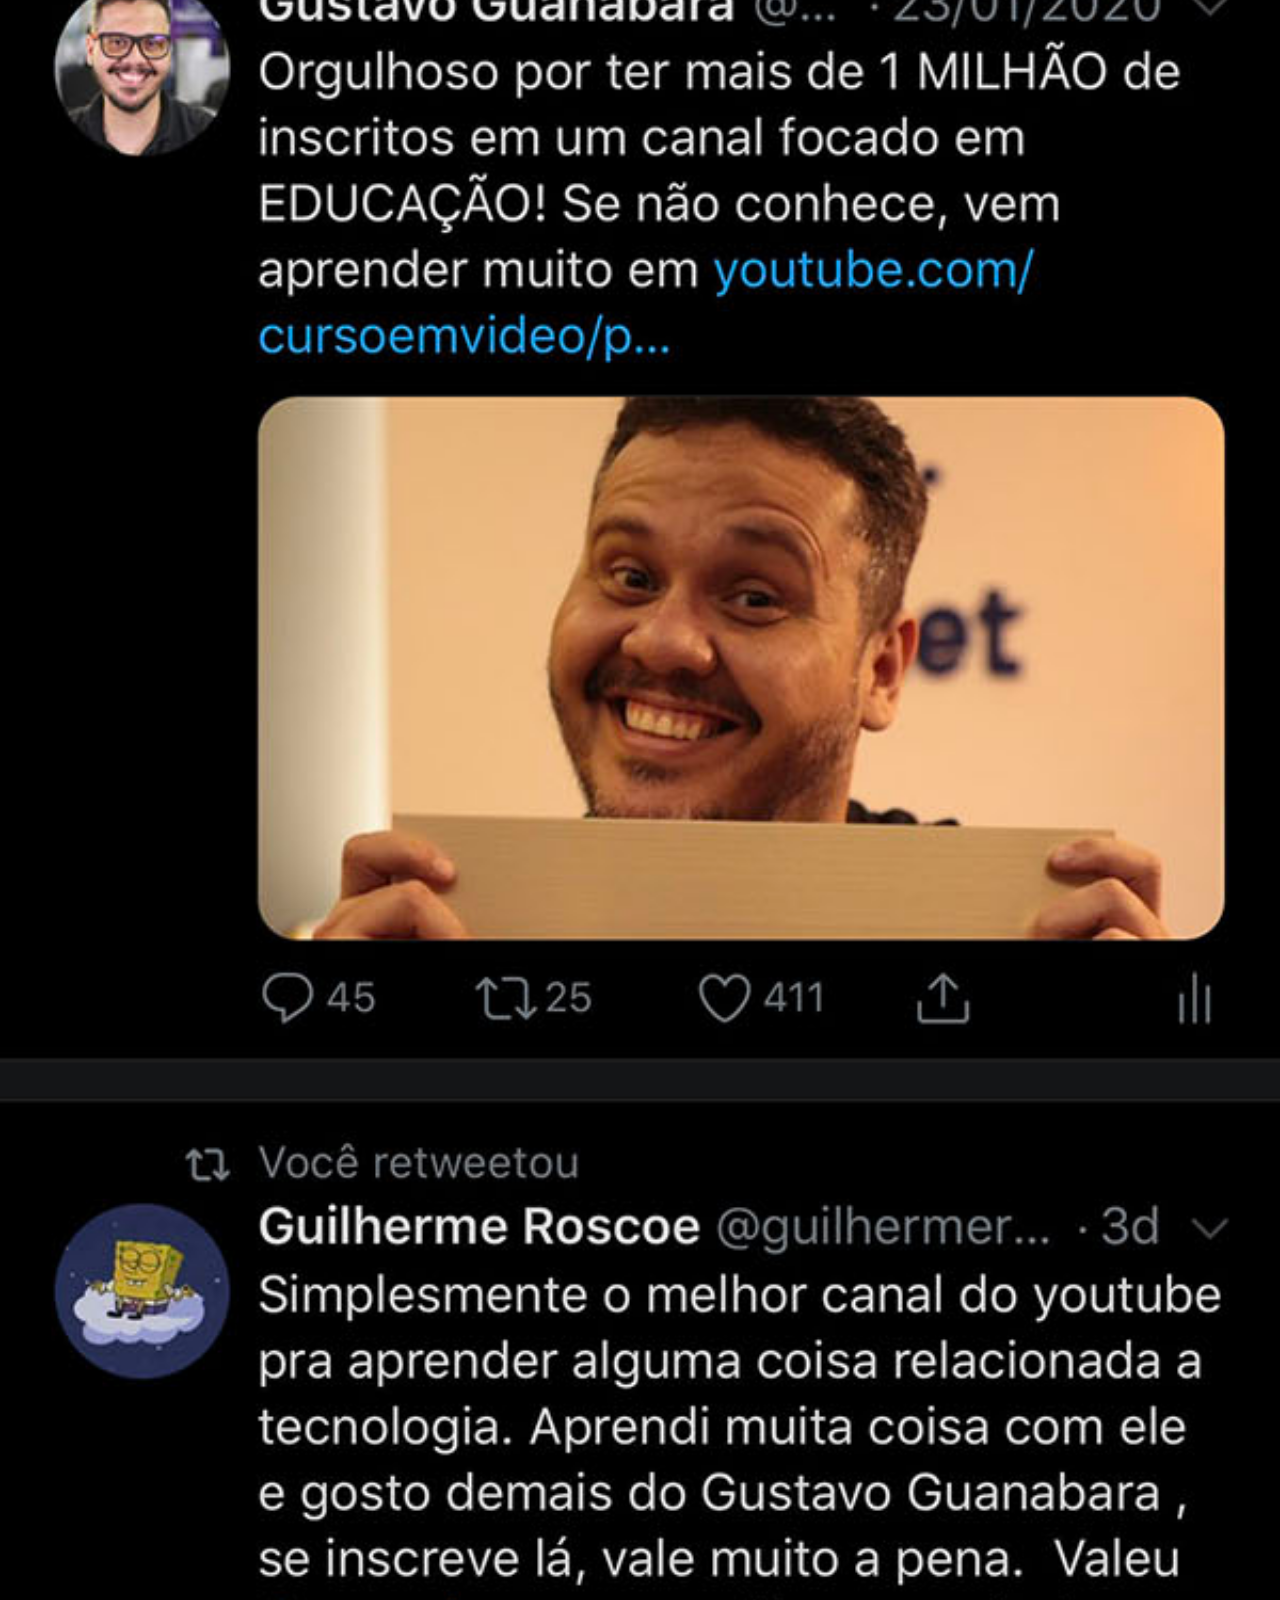
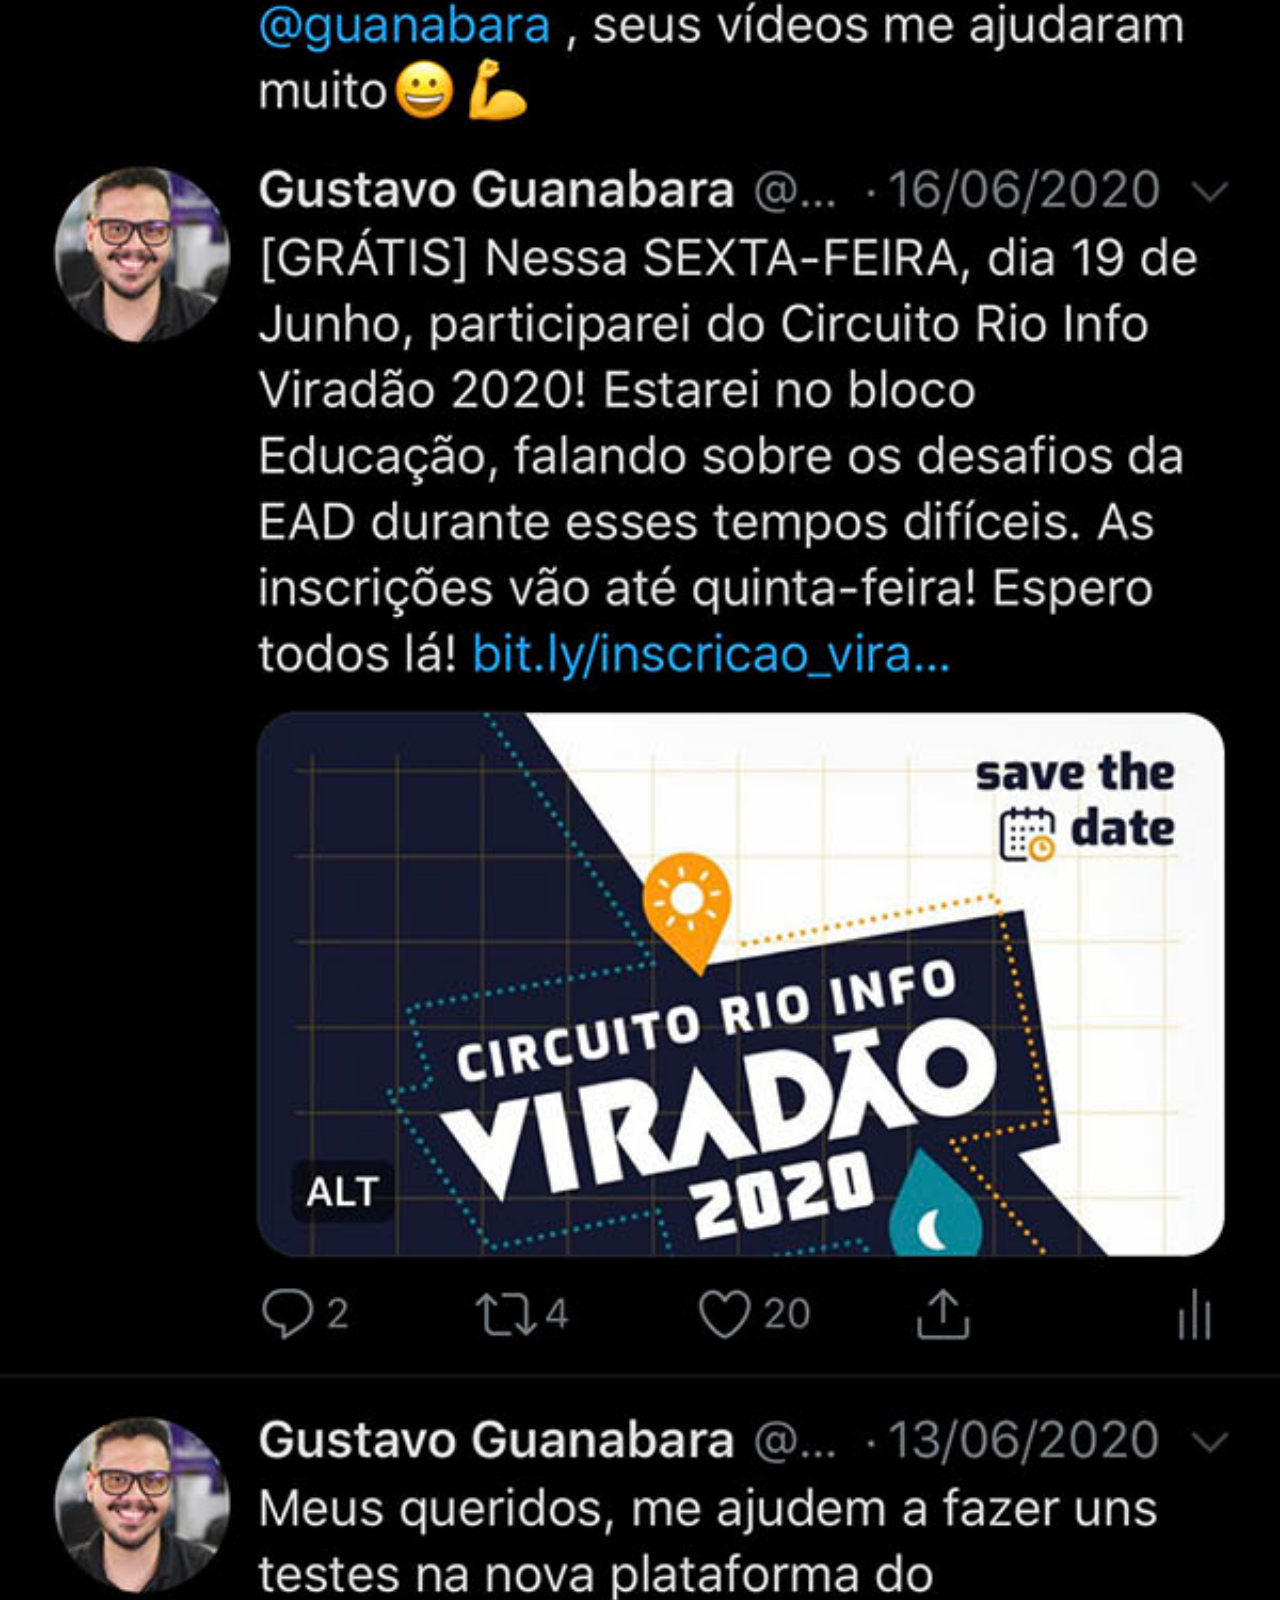
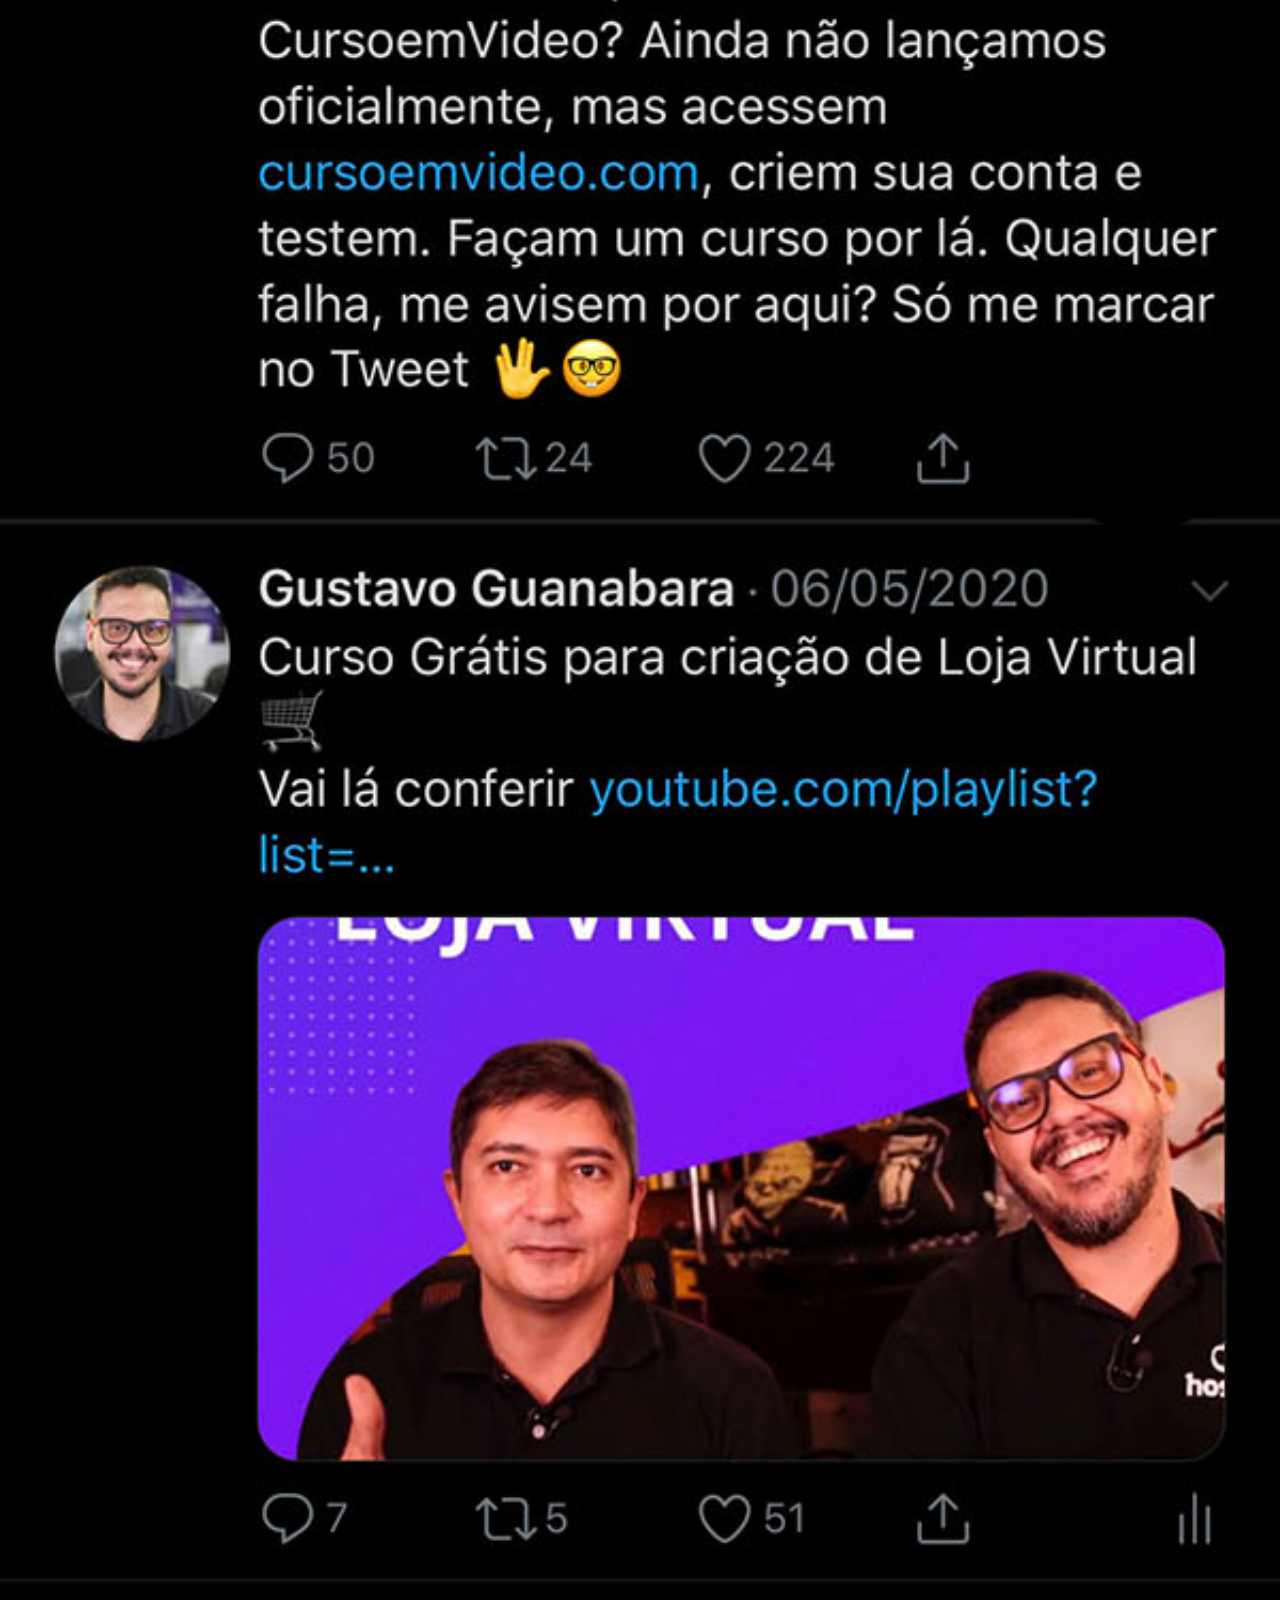
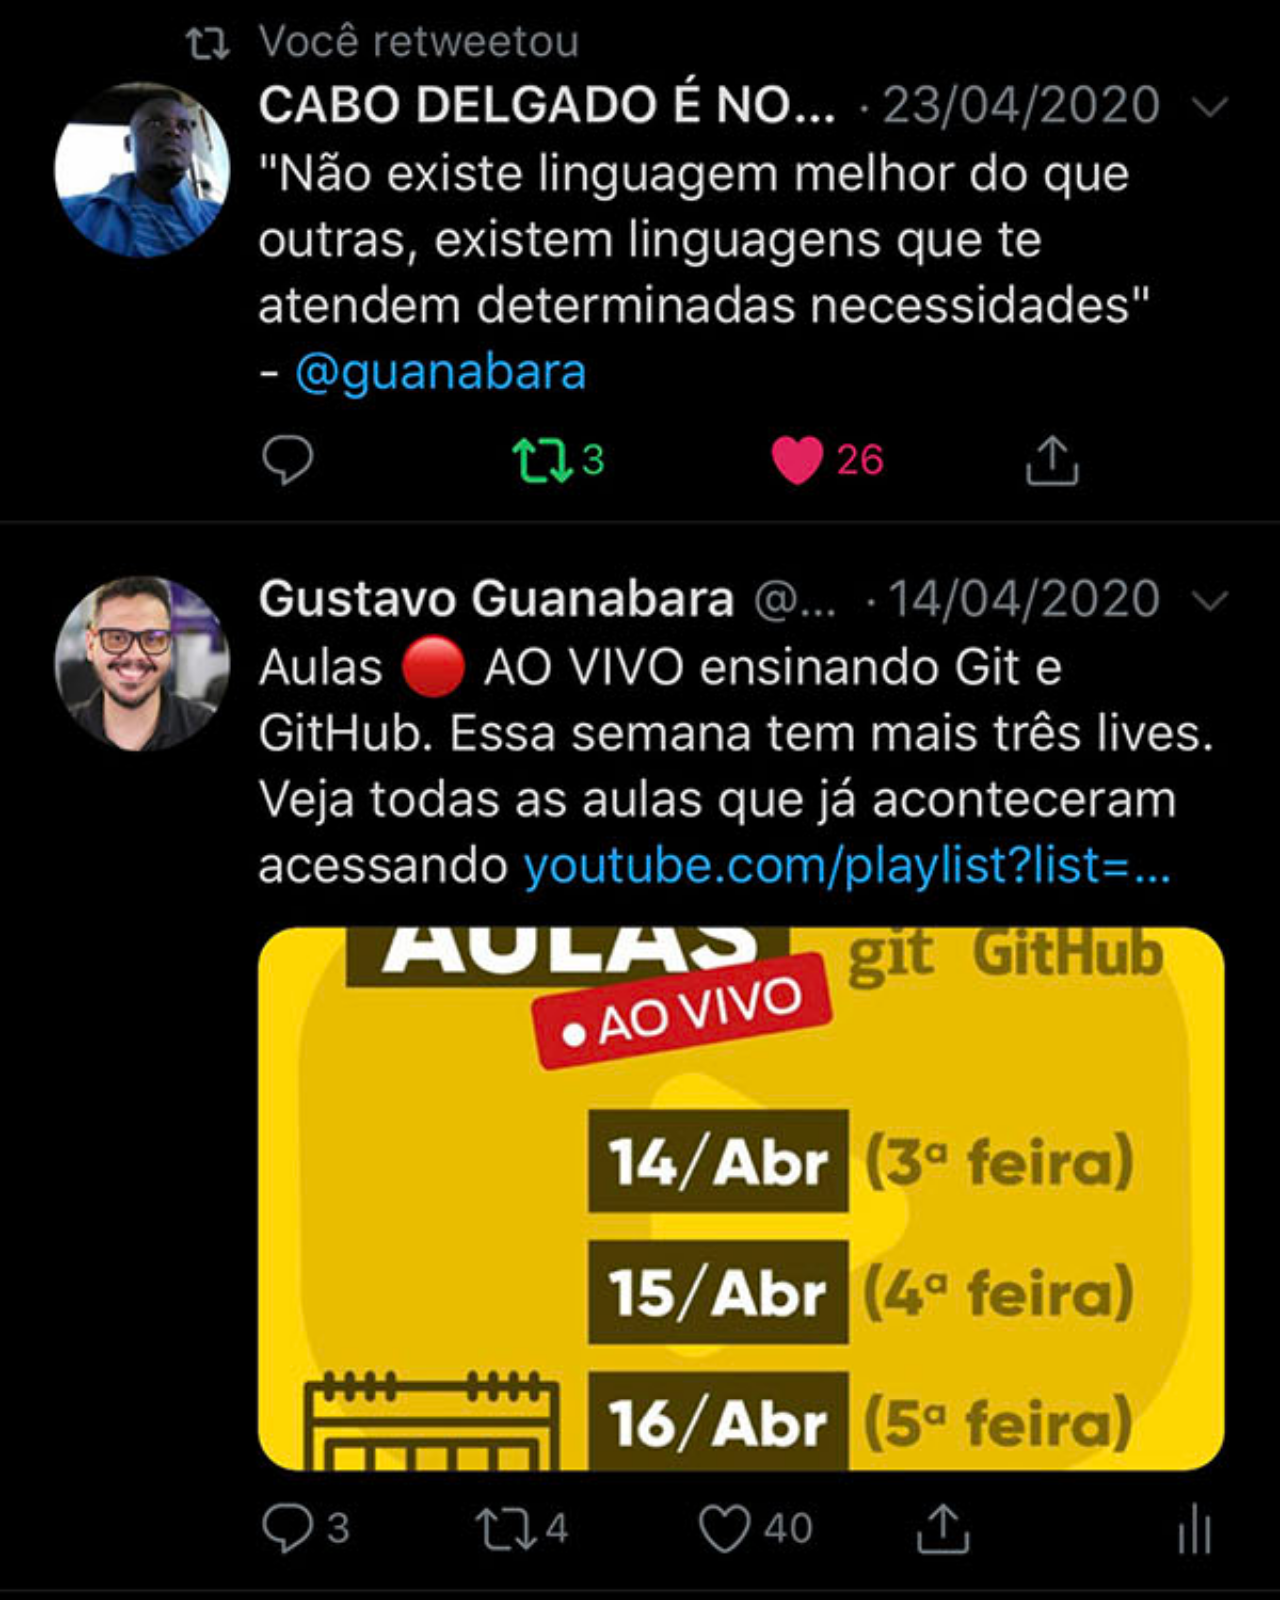
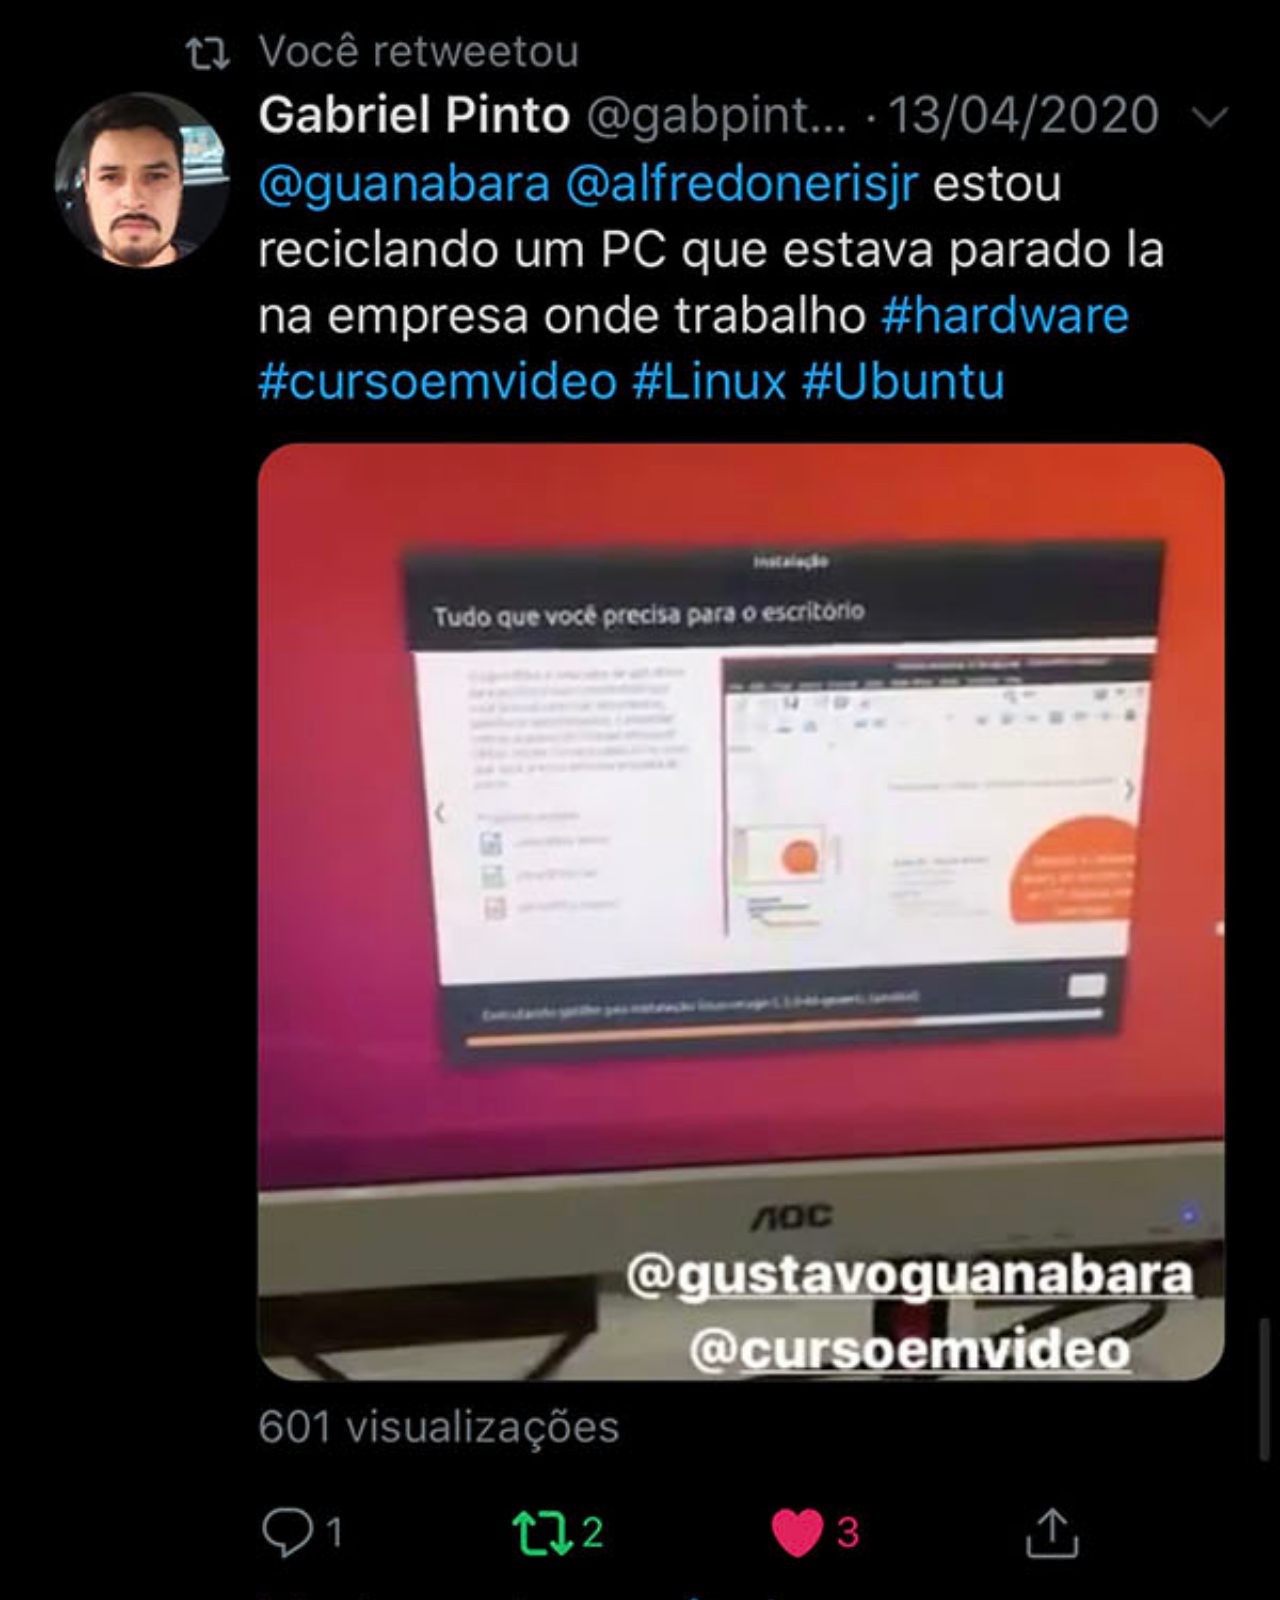
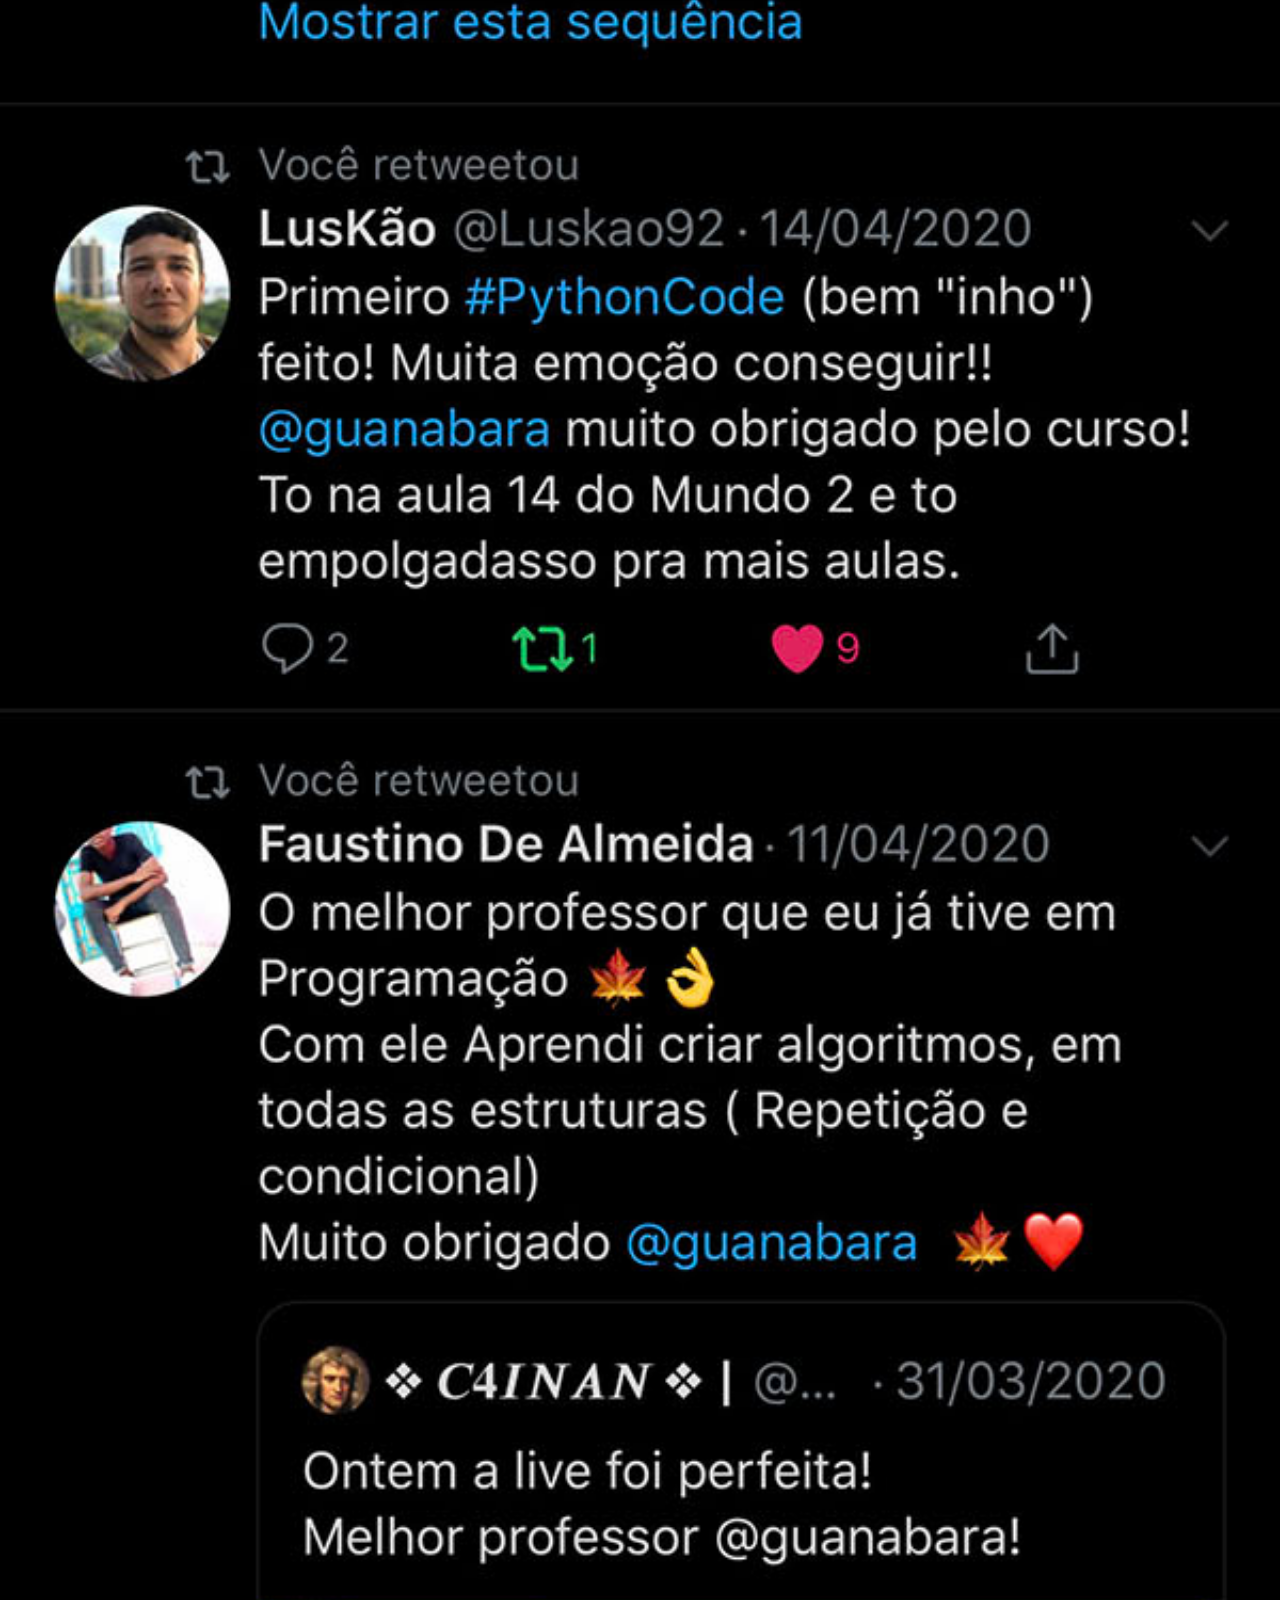
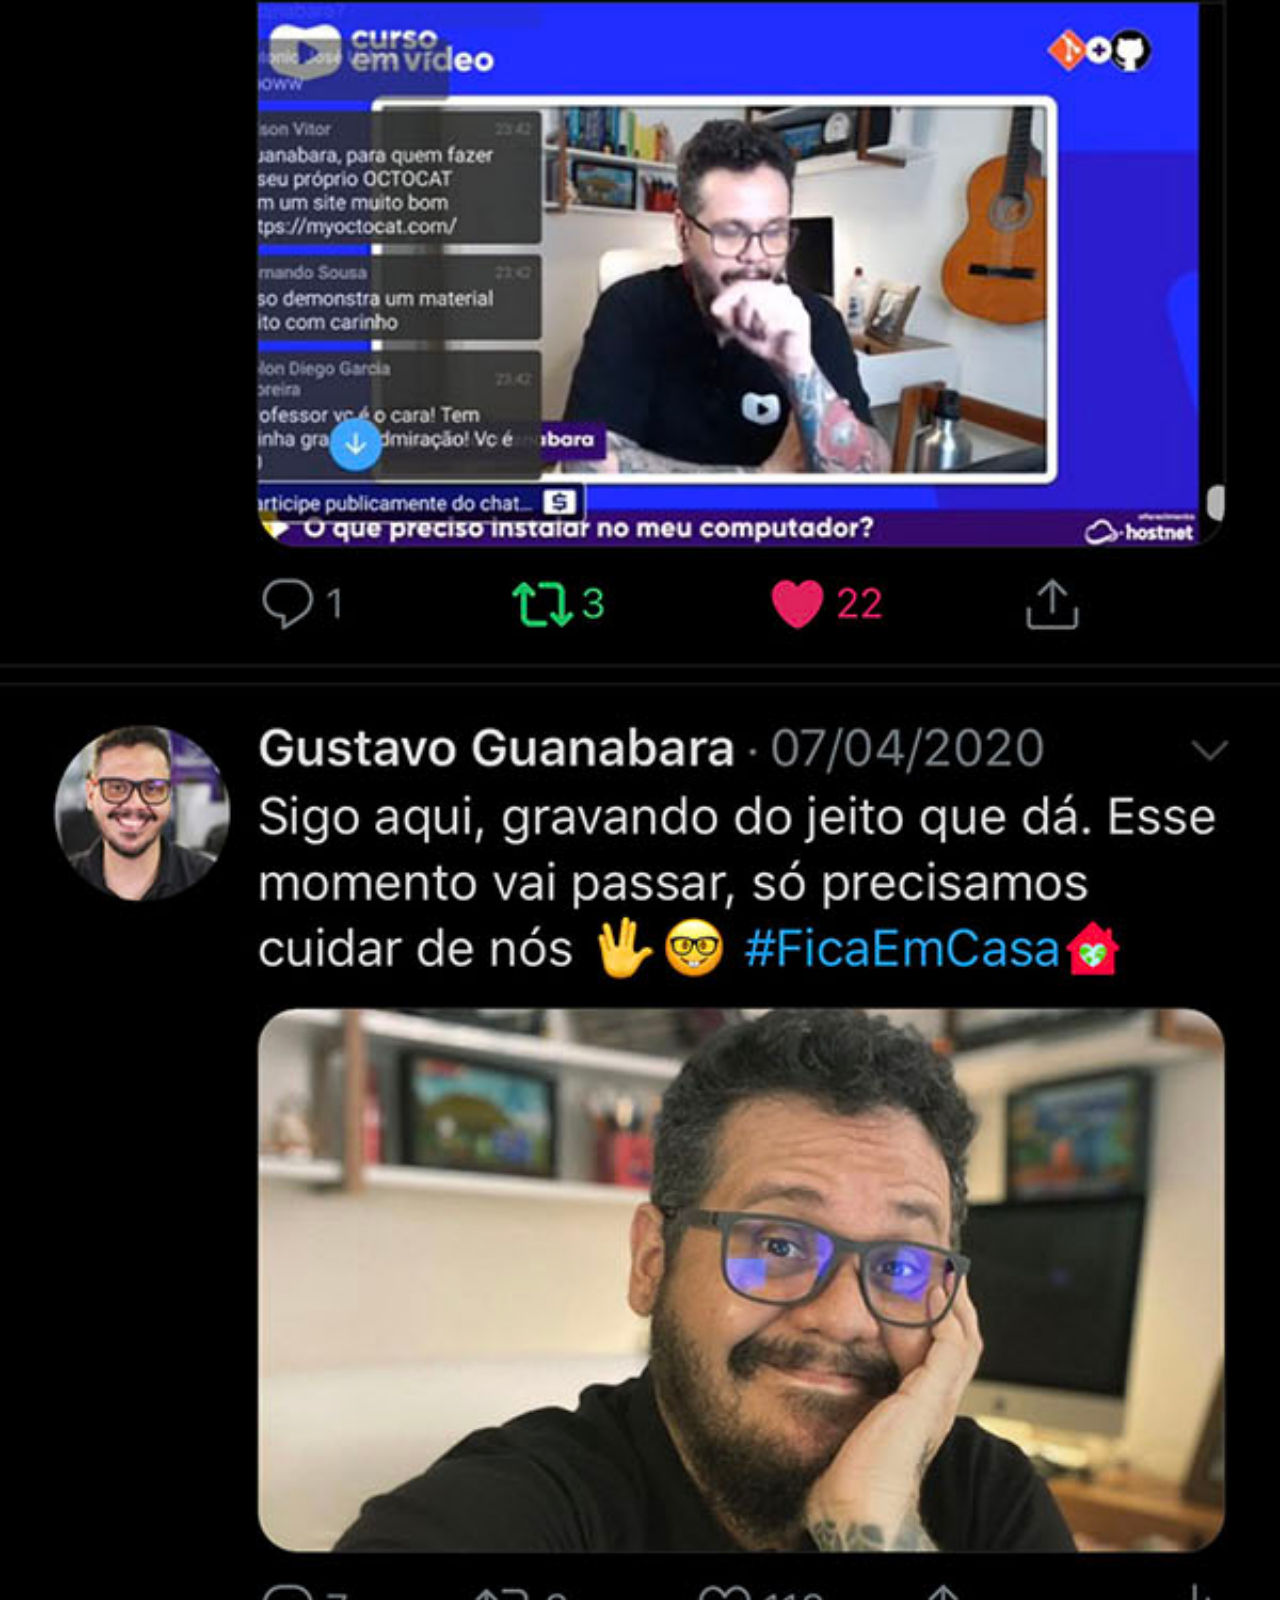
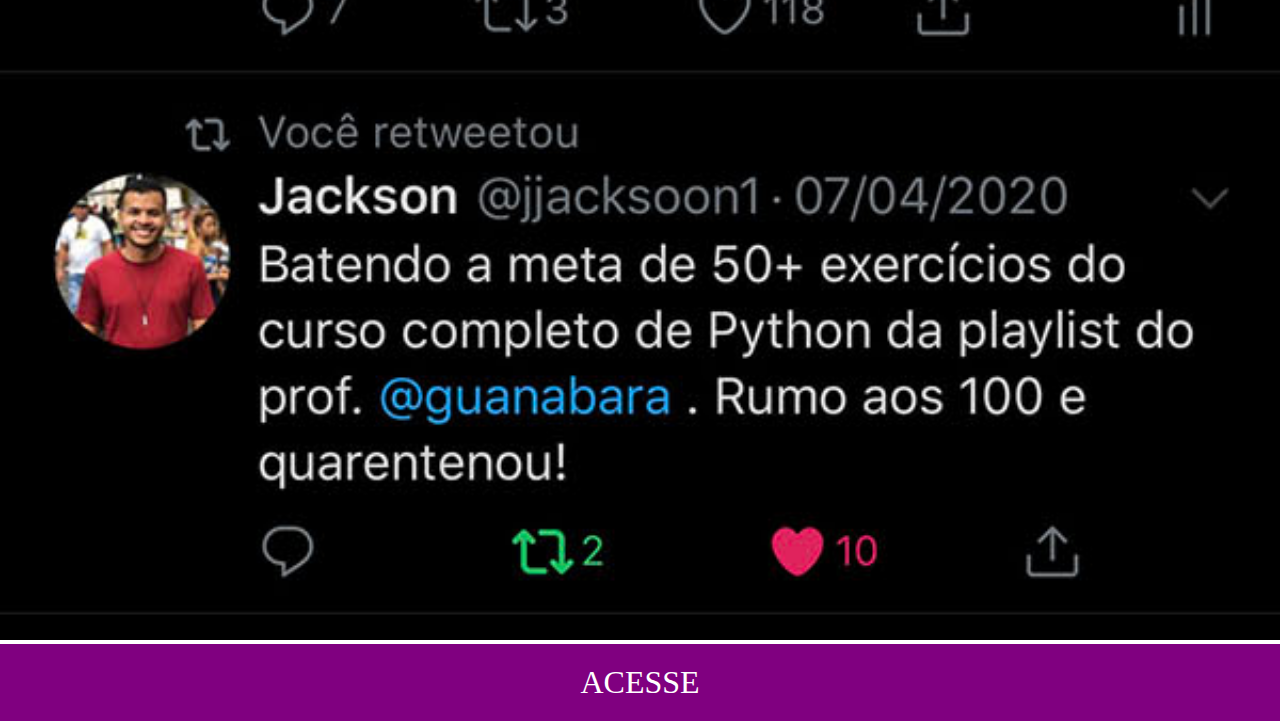
<file: tuwiter.html>
<!DOCTYPE html>
<html lang="pt-br">
<head>
    <meta charset="UTF-8">
    <meta name="viewport" content="width=device-width, initial-scale=1.0">
    <title>Tuwiter</title>
    <link rel="stylesheet" href="style02.css">
</head>
<body>
    <img src="imagens/tela-twitter.jpg" alt="">
    <a href="https://twitter.com/guanabara">ACESSE</a>
</body>
</html>
</file>
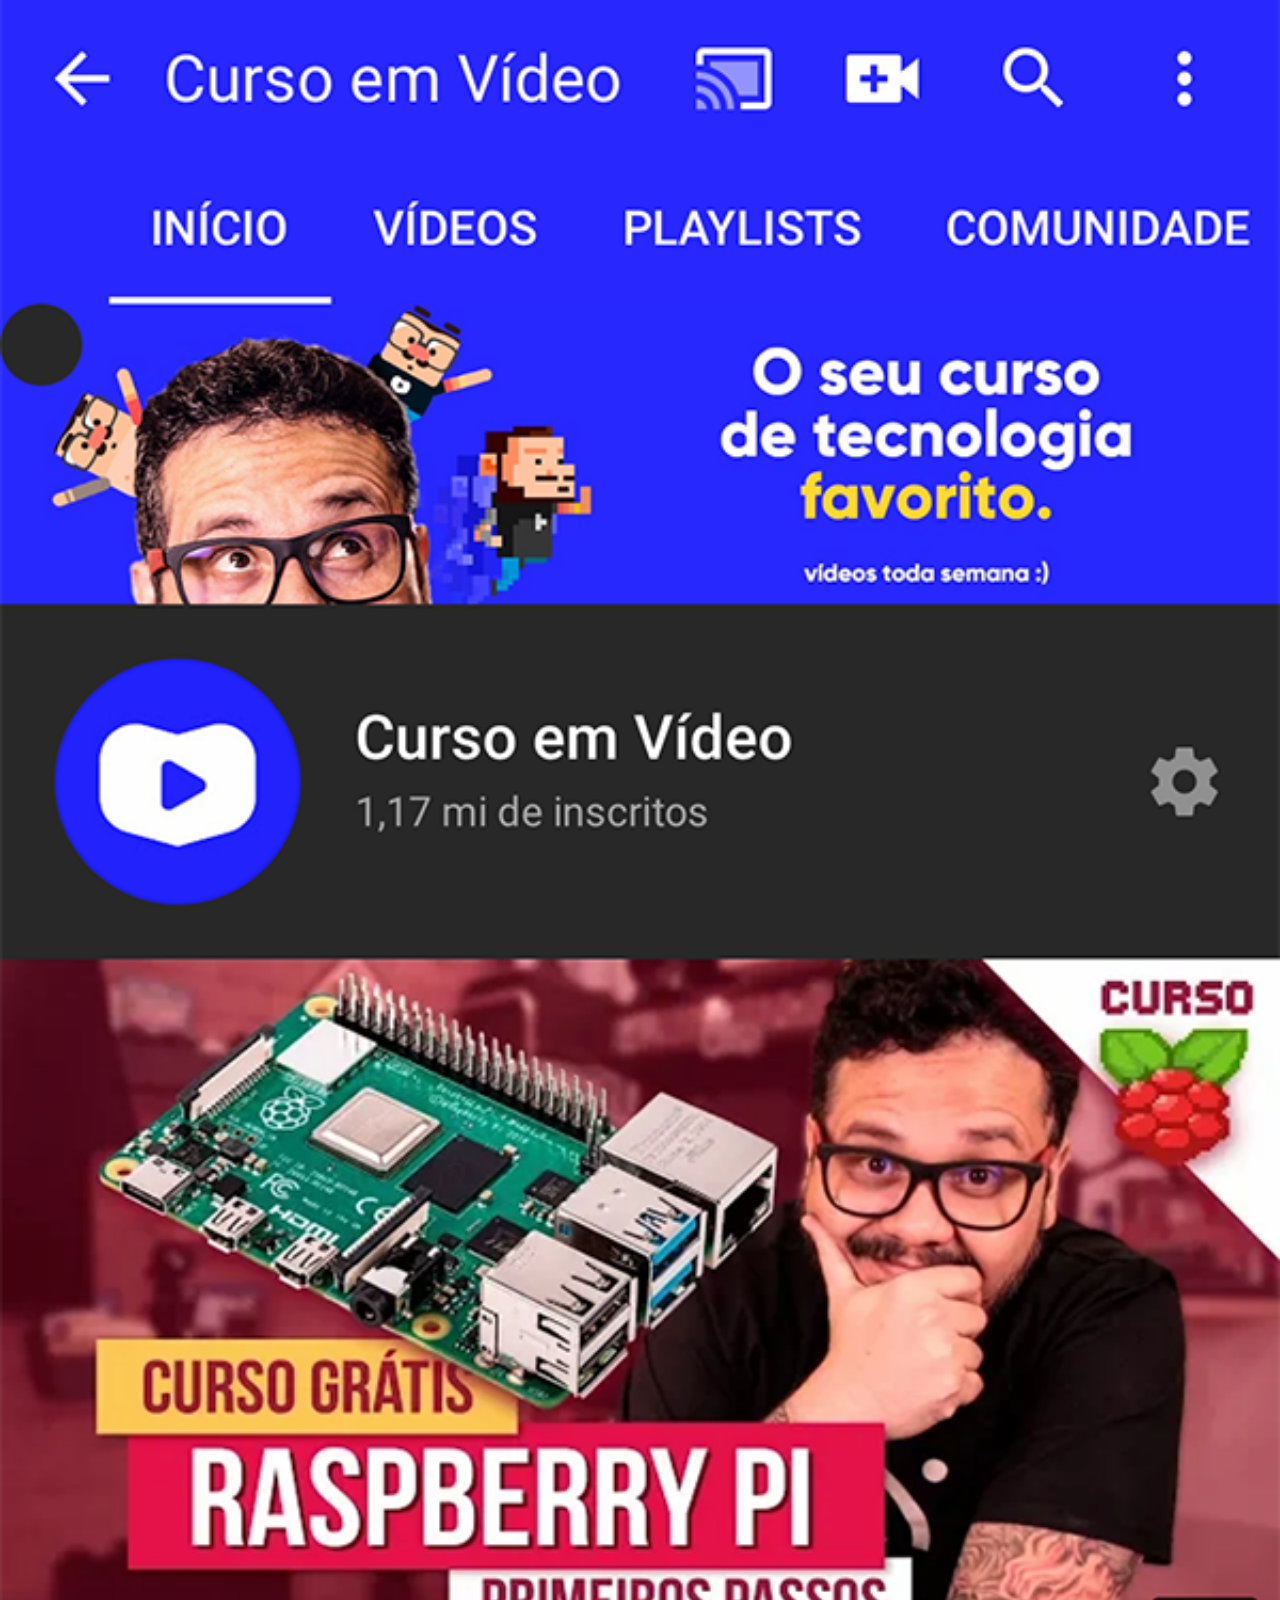
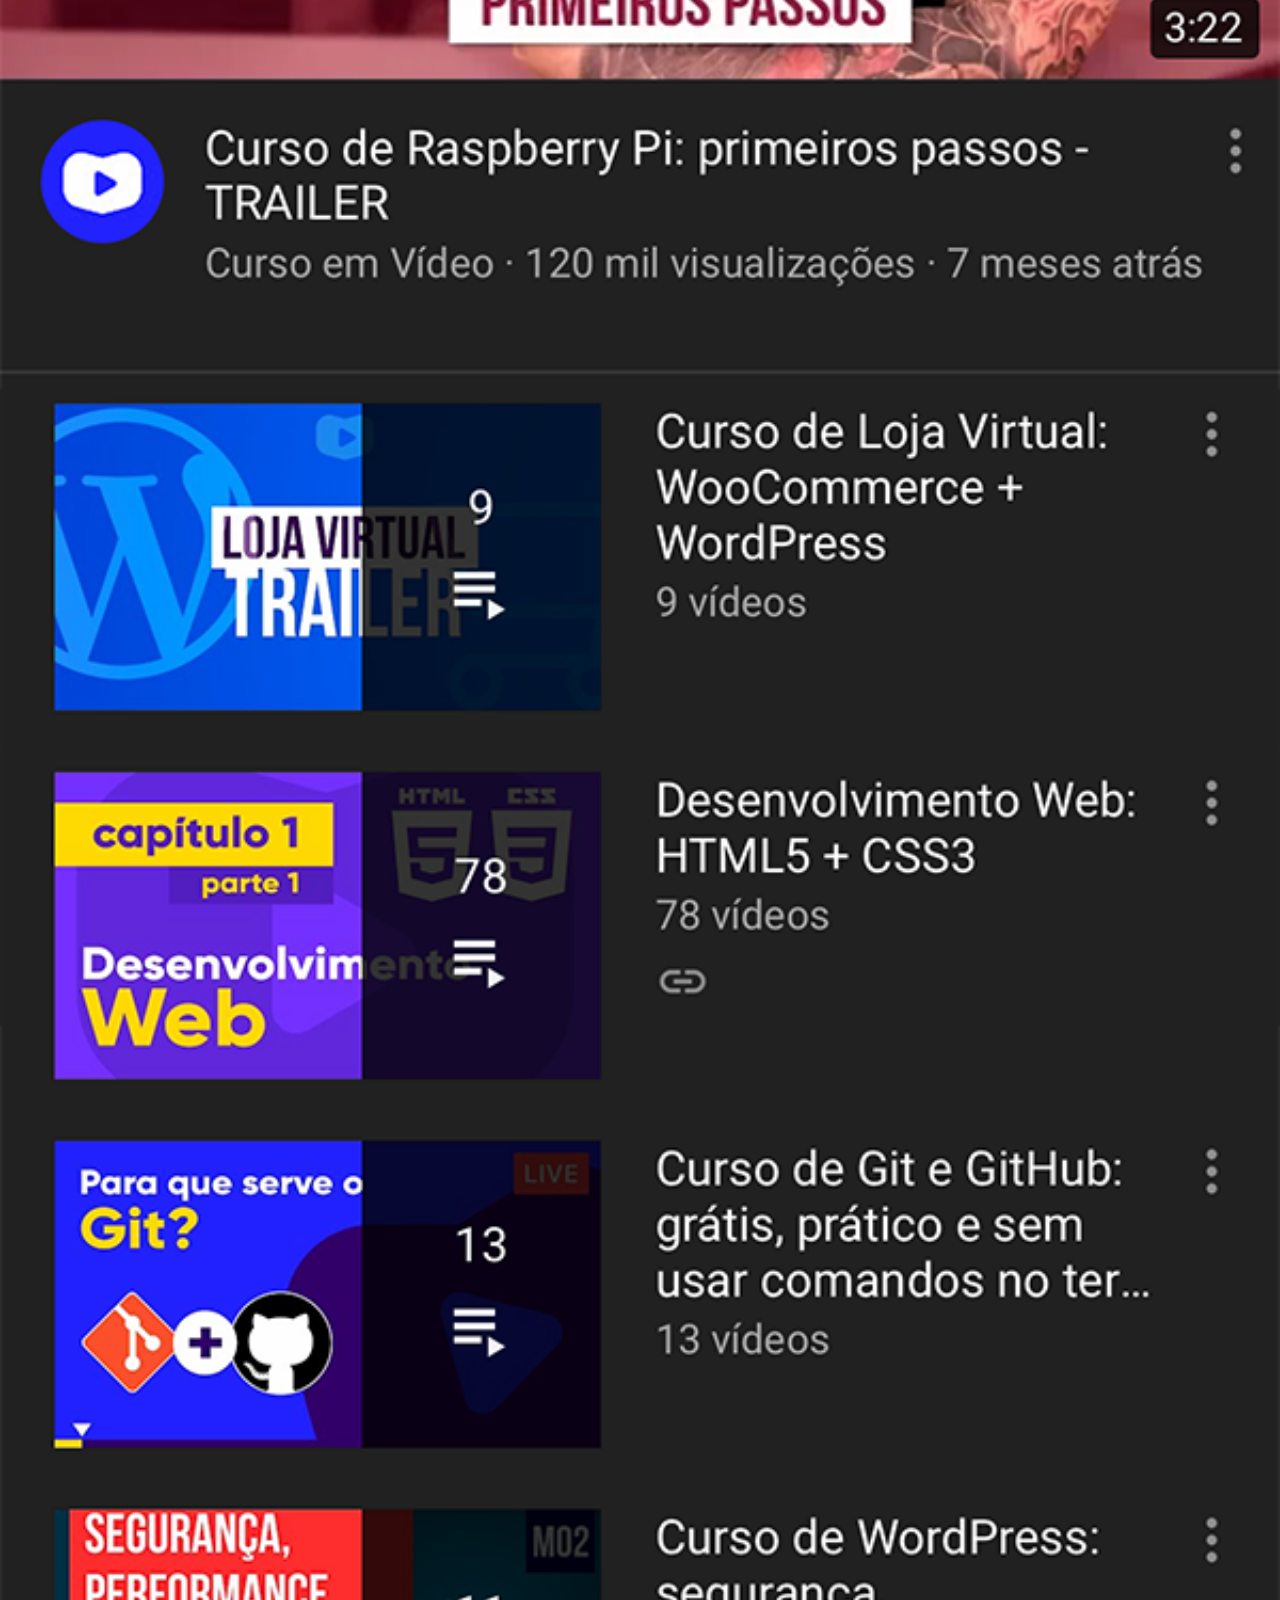
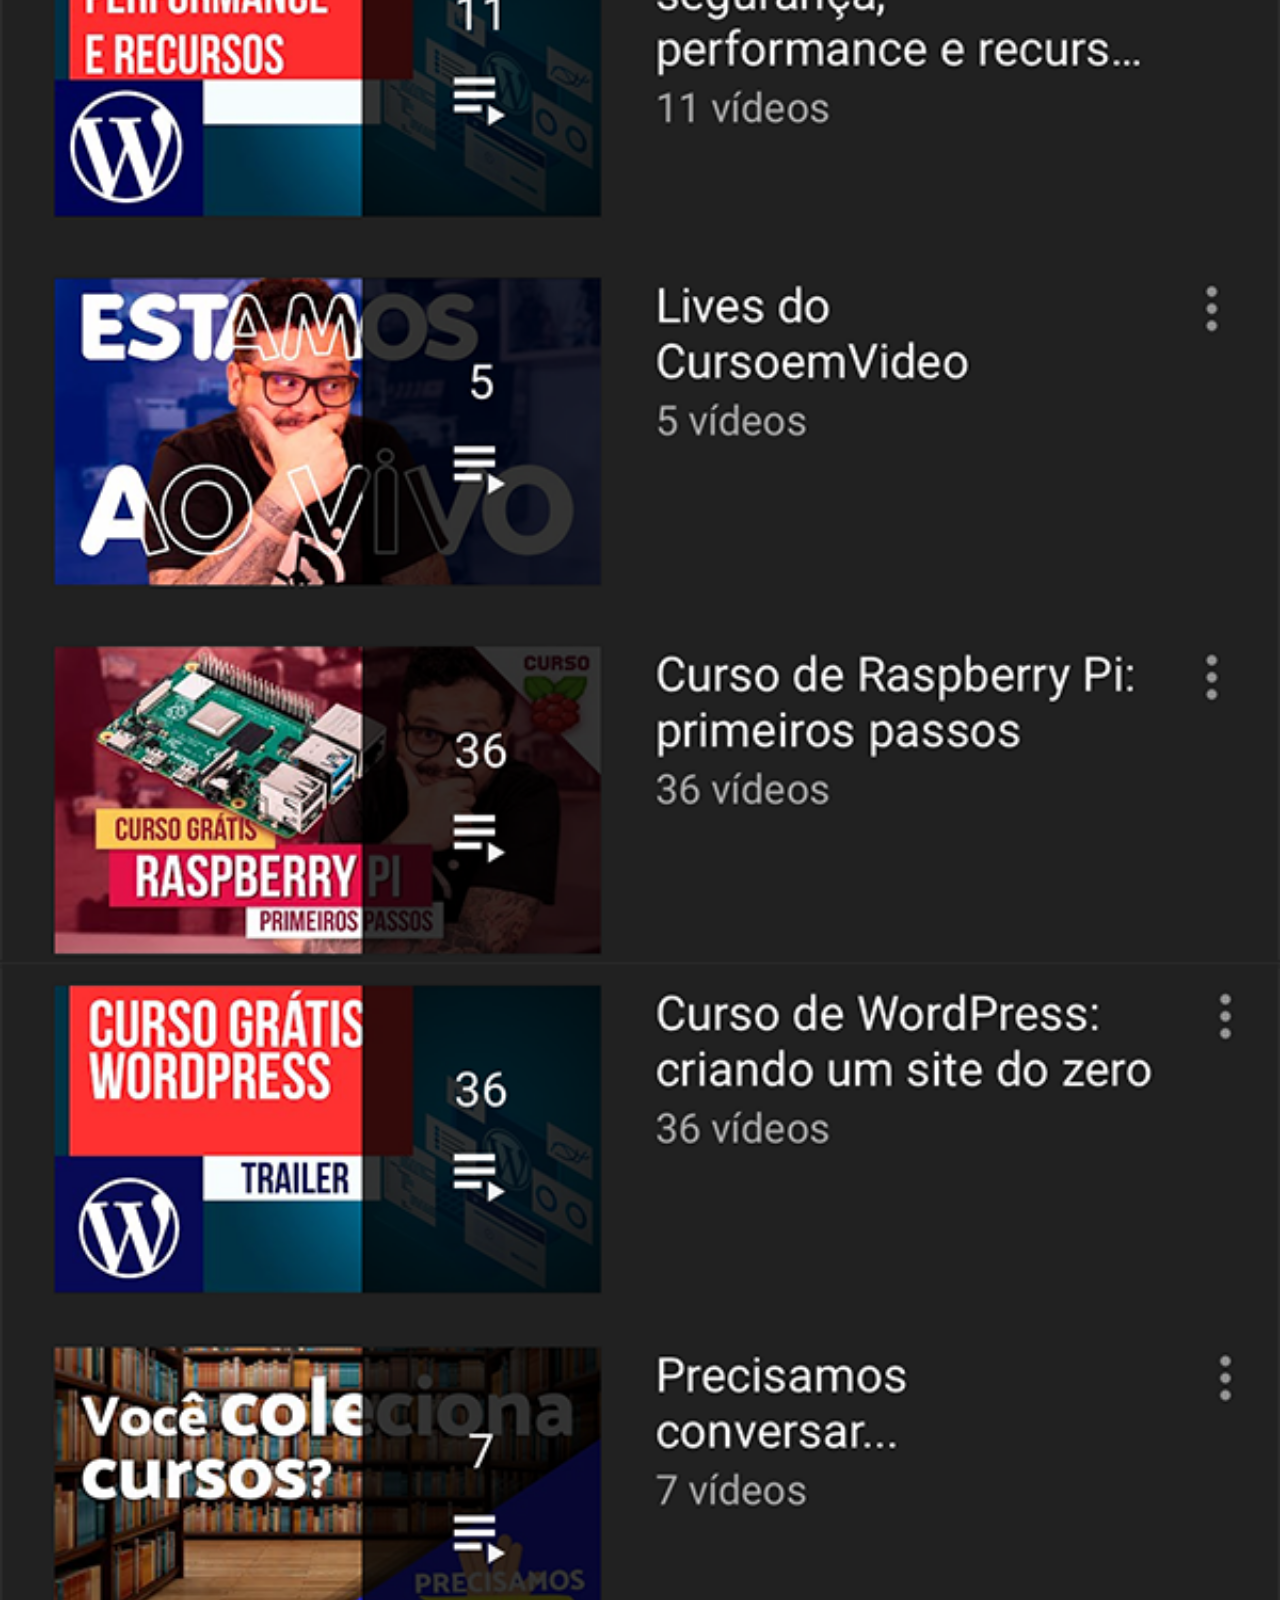
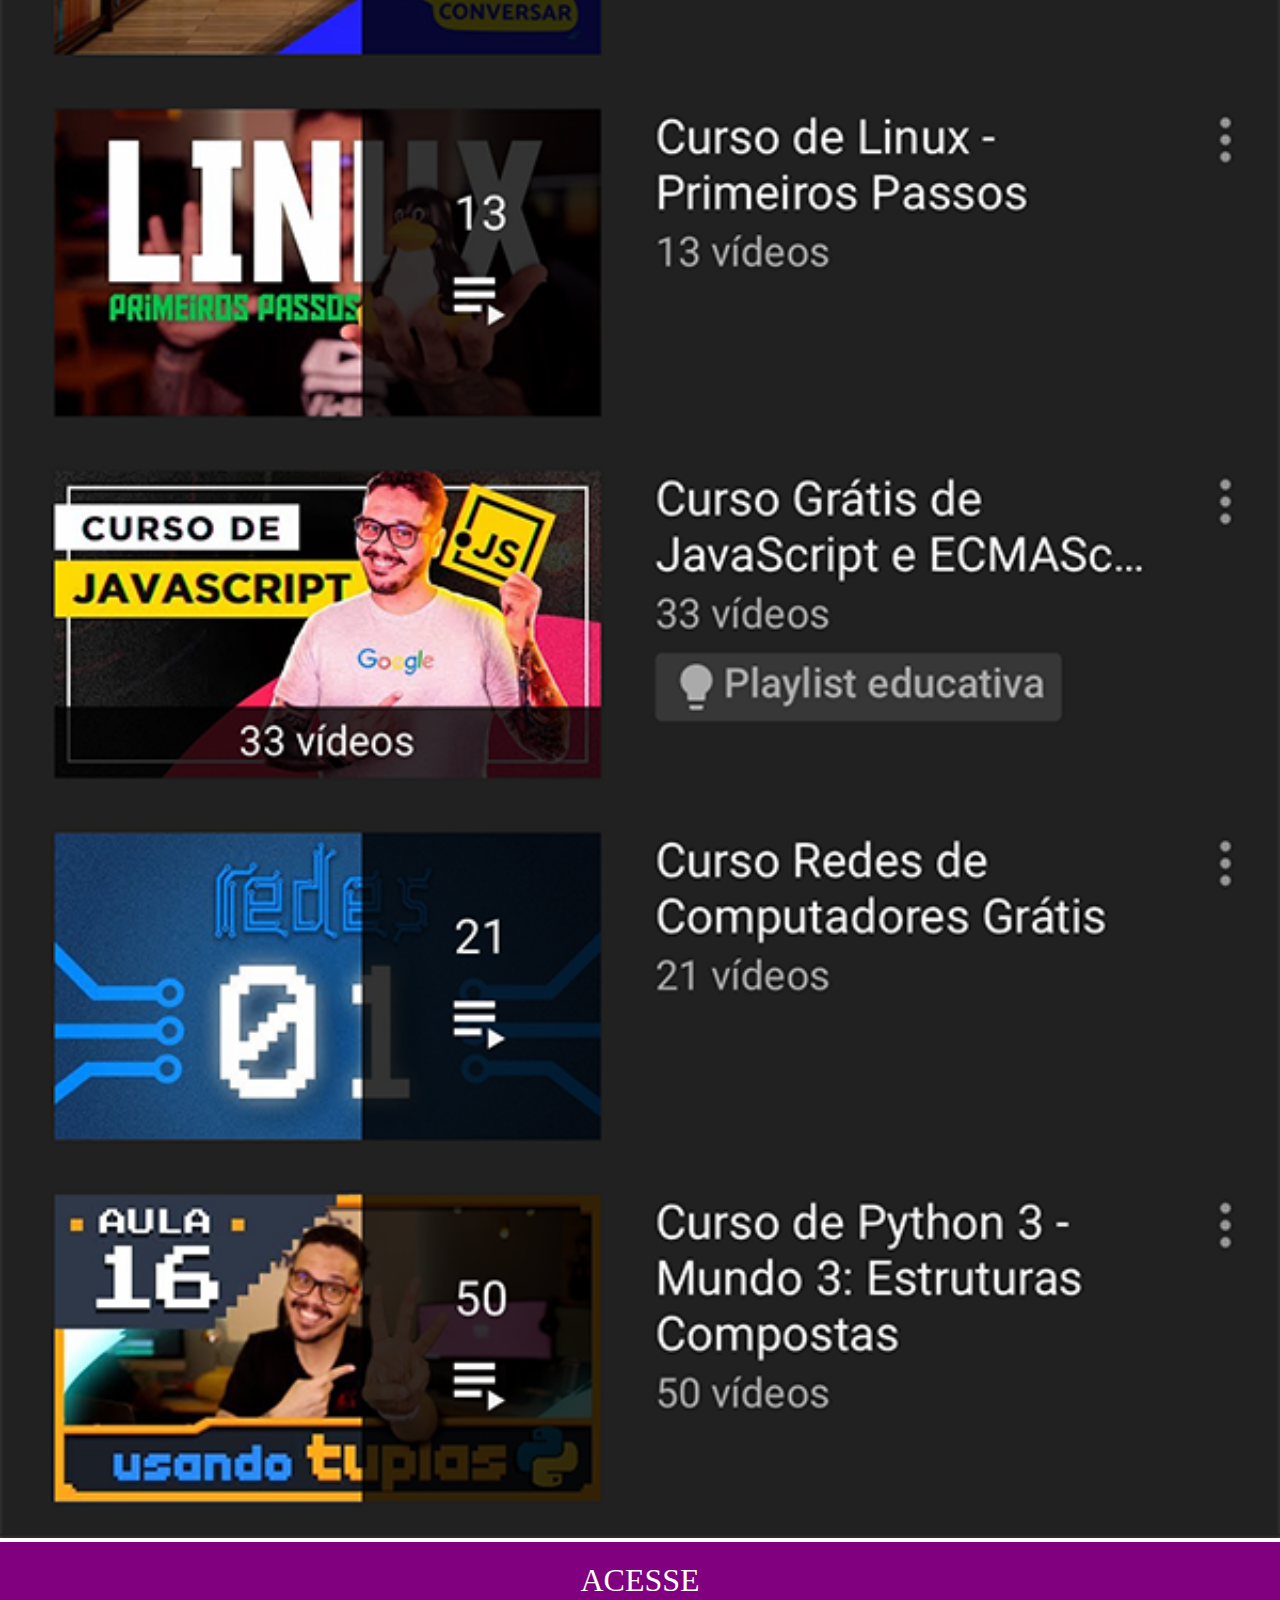
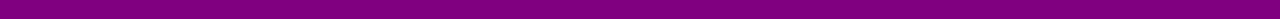
<file: youtuber.html>
<!DOCTYPE html>
<html lang="pt-br">
<head>
    <meta charset="UTF-8">
    <meta name="viewport" content="width=device-width, initial-scale=1.0">
    <title>Youtuber</title>
    <link rel="stylesheet" href="style02.css">
</head>
<body>
    <img src="imagens/tela-youtube.png" alt="">
    <a href="https://www.cursoemvideo.com/cursos/">ACESSE</a>
</body>
</html>
</file>
<file: style.css>
@charset "UTF-8";


*{
    margin: 0px;
    padding: 0px;
    font-family: Arial, Helvetica, sans-serif;
}

html, body{
    height: 100vh;
    width: 100vw;
}

body{
    background: url(imagens/fundo-madeira.jpg) no-repeat top center;
    background-size: cover;
    background-attachment: fixed;
}


main{
    position: relative;
    height: 100vh;
    
}

section#telefone {
    position: absolute;
    top: 50%;
    left: 50%;
    transform: translate(-50%, -50%);
    height: 627px;
    width: 311px;
    background: url(imagens/frame-iphone.png) no-repeat;
}


iframe#tela{
    position: relative;
    top: 80px;
    left: 22px;
    width: 267px;
    height: 470px;
}

section#redes-sociais{
    text-align: right;
}

section#redes-sociais img{
    width: 50px;
    margin: 10px;
    border-radius: 50%;
    box-shadow: 3px 3px 5px rgba(0, 0, 0, 0.587);
    box-sizing: border-box;
}

section#redes-sociais img:hover{
    border: 1px solid white;
    transform: translate(-2px, -2px);
    box-shadow: 5px 5px 5px rgba(0, 0, 0, 0.794);
    transition: transform .5s;
}
</file>
<file: style02.css>
@charset "UTF-8";

*{
    margin: 0px;
    padding: 0px;
}

::-webkit-scrollbar{
    width: 0px;
    height: 0px;
}

img{
    width: 100vw;
}

a{
    display: block;
    background-color: purple;
    text-decoration: none;
    text-align: center;
    padding: 20px;
    font-size: 2em;
    color: white;
}
a:hover{
    text-decoration: underline;
    background-color: rgb(169, 0, 169);
}
</file>
